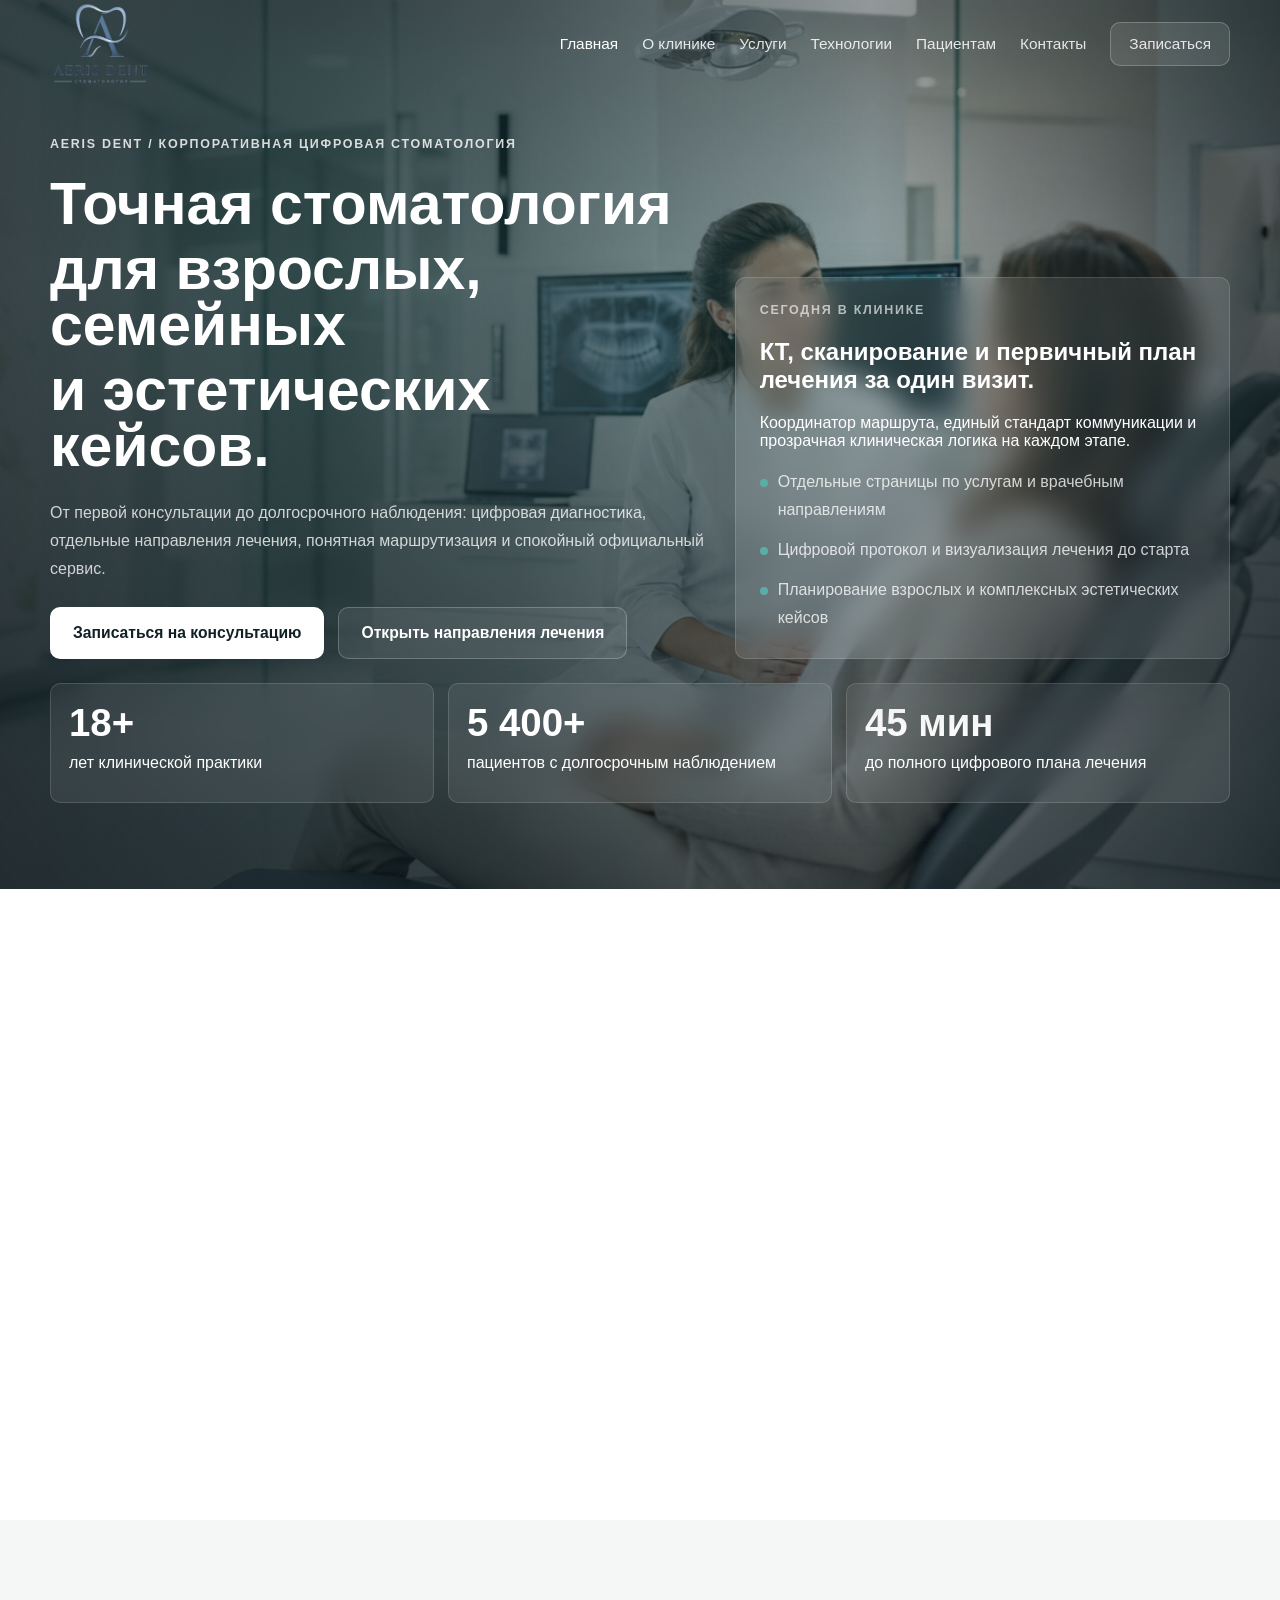
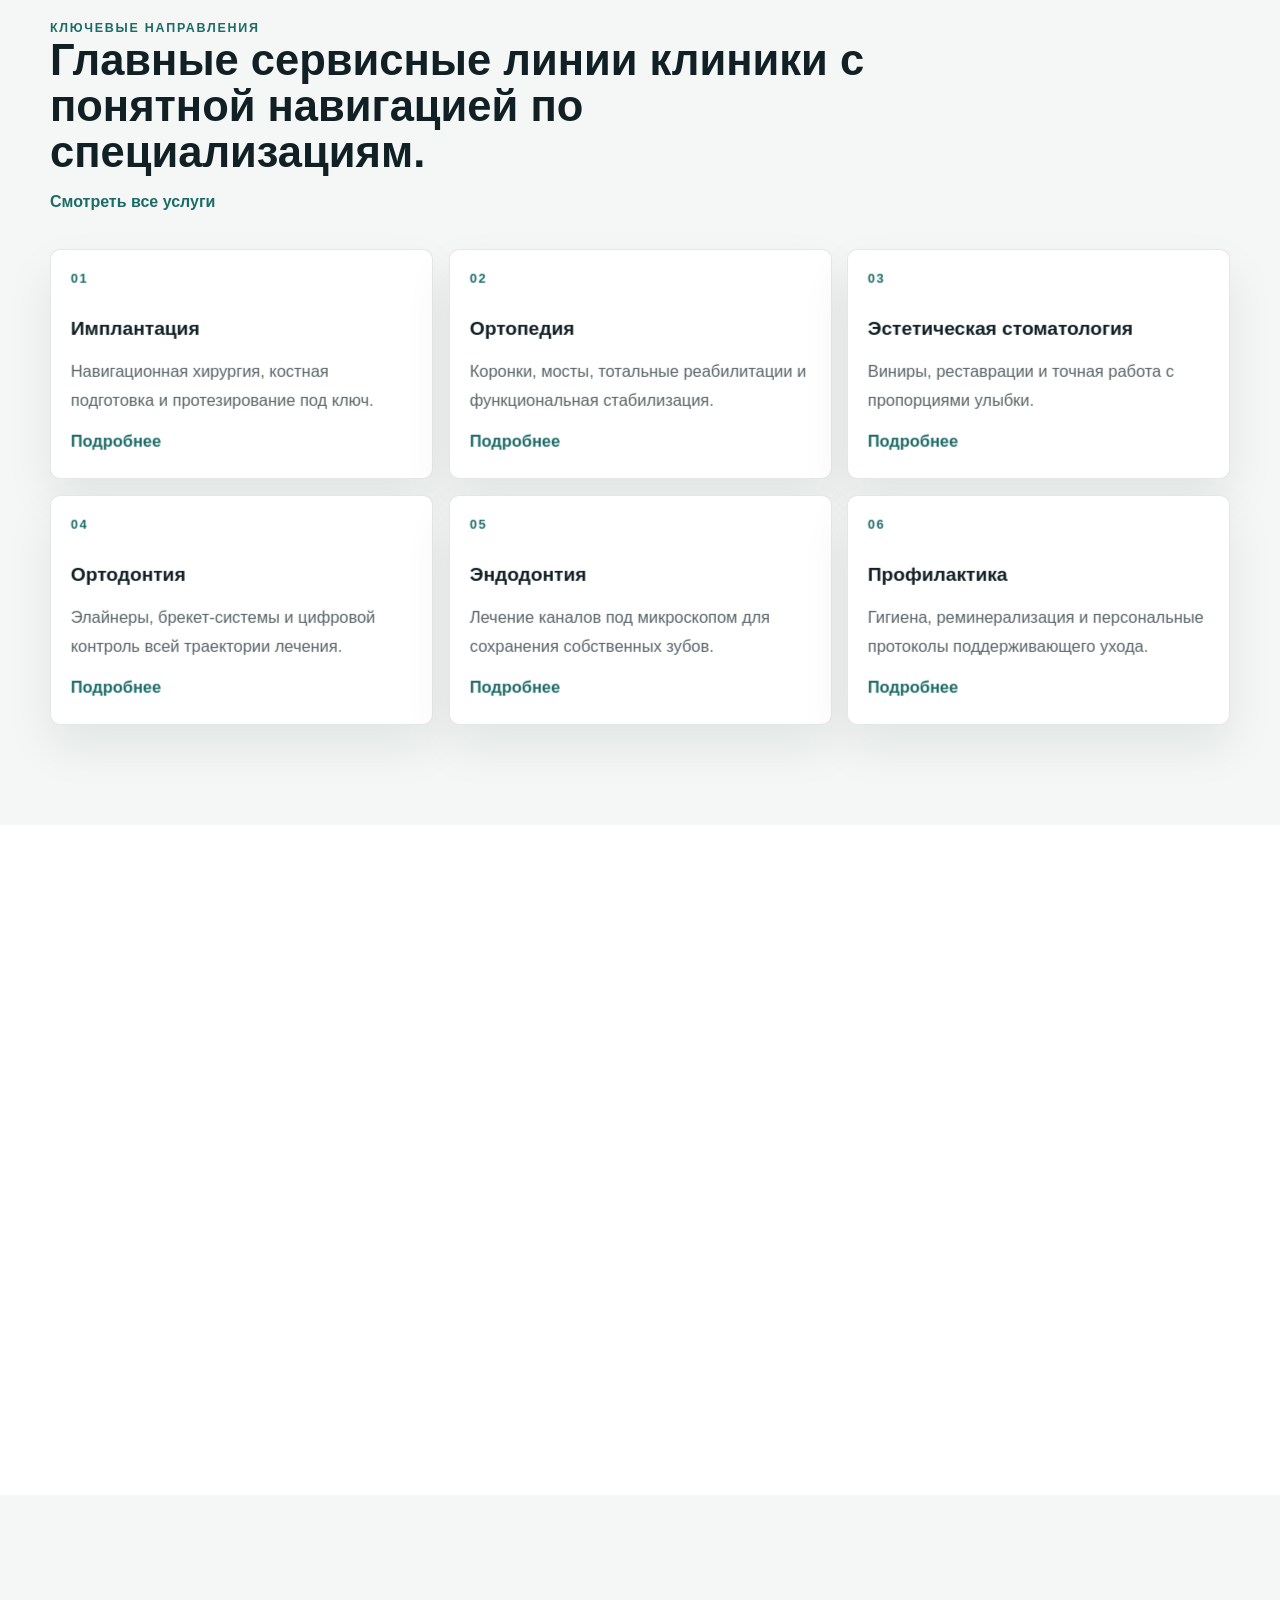
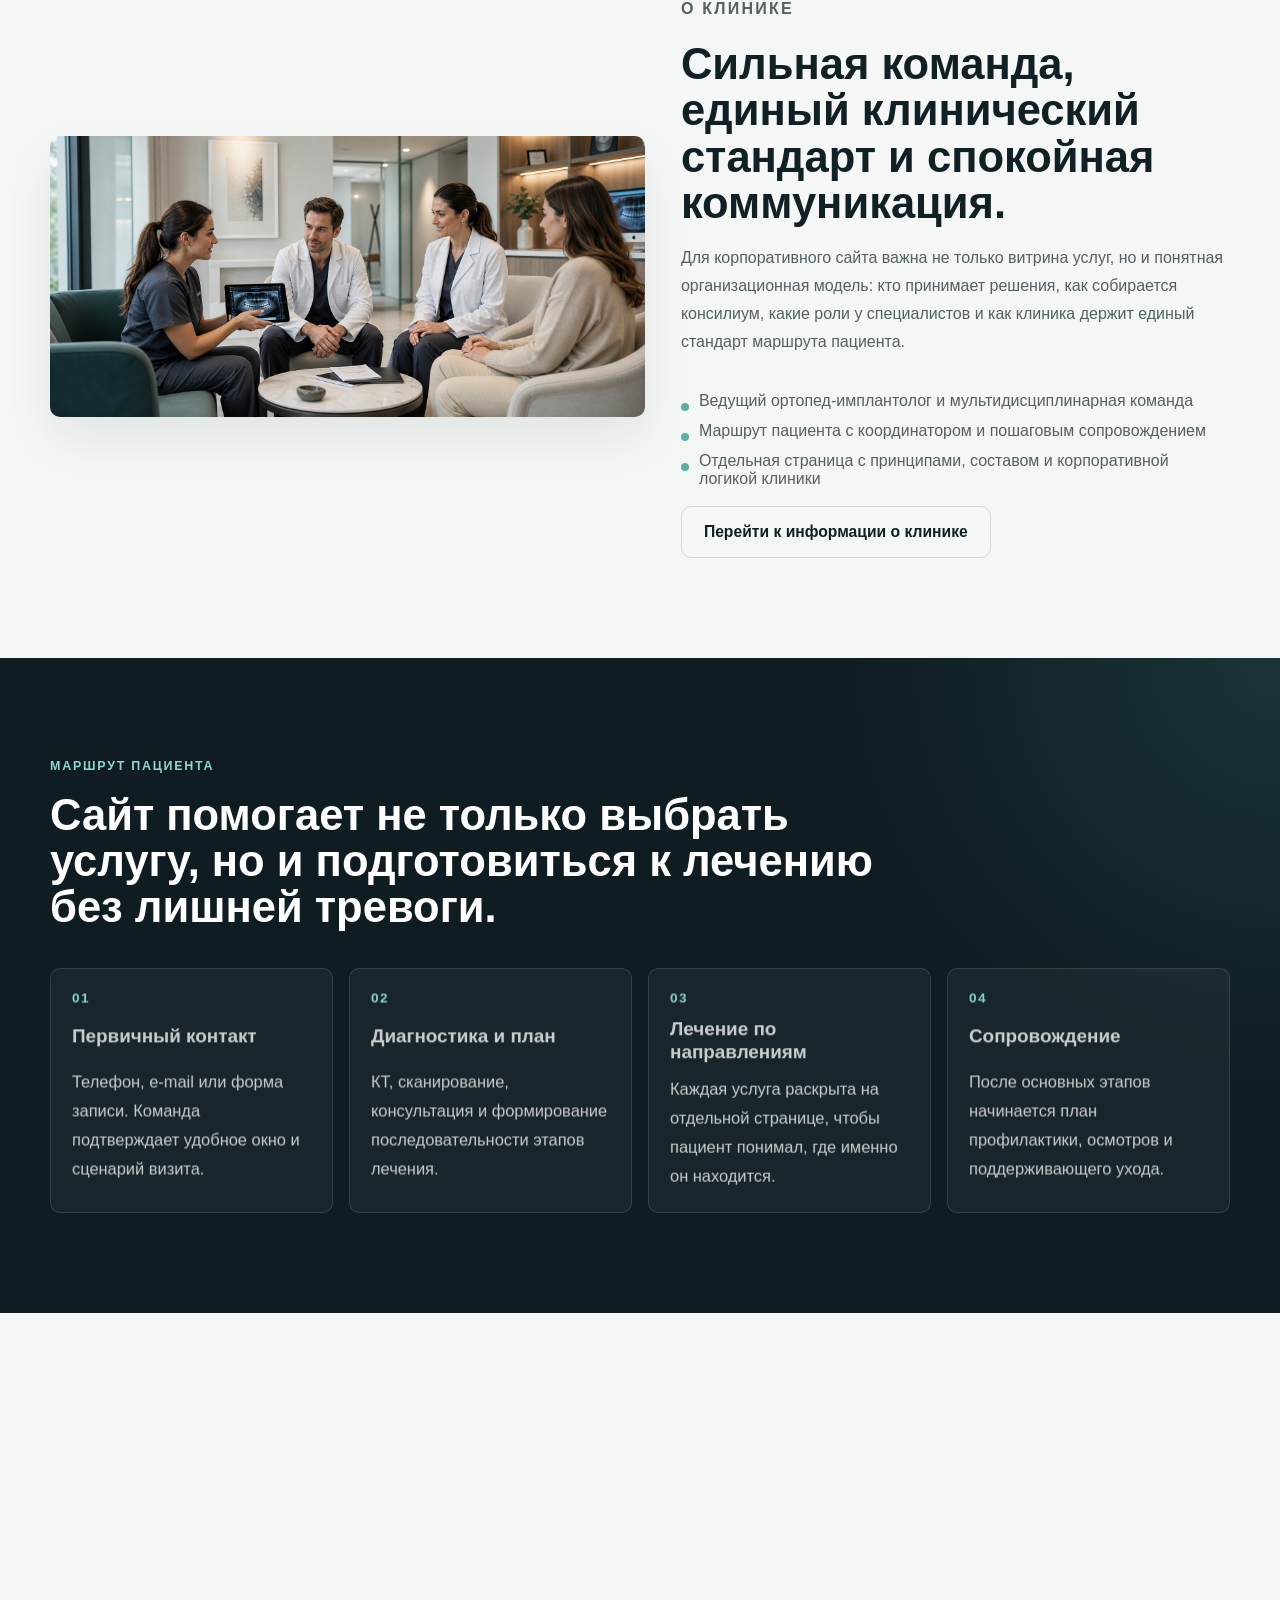
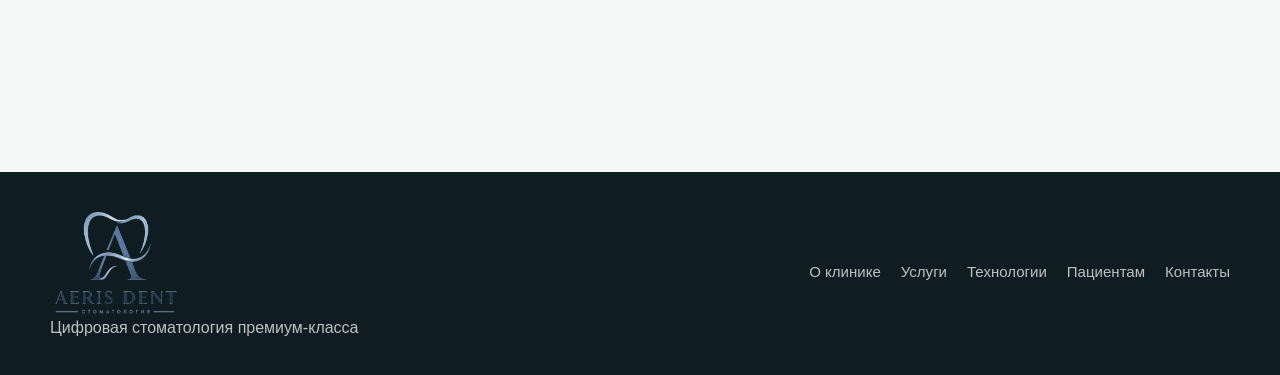
<file: index.html>
<!DOCTYPE html>
<html lang="ru">
  <head>
    <meta charset="UTF-8" />
    <meta name="viewport" content="width=device-width, initial-scale=1.0" />
    <title>AERIS DENT   корпоративный сайт цифровой стоматологии</title>
    <meta
      name="description"
      content="AERIS DENT   цифровая стоматология с отдельными направлениями услуг, страницами технологий, пациентских сервисов и корпоративной информации."
    />
    <link rel="stylesheet" href="styles.css" />
  </head>
  <body class="page-home">
    <header class="site-header" data-header>
      <div class="container header-inner">
        <a class="brand brand-with-logo" href="index.html">
          <img class="brand-logo" src="assets/logo-transparent.png" alt="AERIS DENT" />
        </a>

        <button
          class="menu-toggle"
          type="button"
          aria-expanded="false"
          aria-controls="site-nav"
          data-menu-toggle
        >
          <span></span>
          <span></span>
        </button>

        <nav
          class="site-nav"
          id="site-nav"
          aria-label="Основная навигация"
          data-nav
        >
          <a href="index.html" aria-current="page">Главная</a>
          <a href="about.html">О клинике</a>
          <a href="services.html">Услуги</a>
          <a href="technology.html">Технологии</a>
          <a href="patients.html">Пациентам</a>
          <a href="contacts.html">Контакты</a>
          <a class="nav-cta" href="contacts.html">Записаться</a>
        </nav>
      </div>
    </header>

    <main>
      <section class="home-hero">
        <div class="hero-media" aria-hidden="true">
          <img
            class="hero-image"
            src="assets/hero-dental-clinic.png"
            alt=""
            data-depth="18"
          />
          <div class="hero-orb" data-depth="6"></div>
          <div class="hero-grid" data-depth="8"></div>
          <div class="hero-drift" data-depth="12"></div>
          <div class="hero-scan"></div>
          <div class="hero-vignette"></div>
        </div>

        <div class="container home-hero-shell">
          <div class="home-hero-grid">
            <div class="hero-main">
              <p class="eyebrow" data-reveal style="--delay: 0.08s">
                AERIS DENT / корпоративная цифровая стоматология
              </p>
              <h1 class="hero-title">
                <span class="reveal-line" style="--delay: 0.18s">Точная стоматология</span>
                <span class="reveal-line" style="--delay: 0.34s">для взрослых, семейных</span>
                <span class="reveal-line" style="--delay: 0.5s">и эстетических кейсов.</span>
              </h1>
              <p class="hero-copy" data-reveal style="--delay: 0.66s">
                От первой консультации до долгосрочного наблюдения: цифровая
                диагностика, отдельные направления лечения, понятная маршрутизация
                и спокойный официальный сервис.
              </p>
              <div class="hero-actions" data-reveal style="--delay: 0.82s">
                <a class="button button-primary" href="contacts.html"
                  >Записаться на консультацию</a
                >
                <a class="button button-secondary" href="services.html"
                  >Открыть направления лечения</a
                >
              </div>
            </div>

            <aside class="hero-panel" data-reveal style="--delay: 0.9s">
              <p class="panel-kicker">Сегодня в клинике</p>
              <h2>КТ, сканирование и первичный план лечения за один визит.</h2>
              <p>
                Координатор маршрута, единый стандарт коммуникации и прозрачная
                клиническая логика на каждом этапе.
              </p>
              <ul class="compact-list">
                <li>Отдельные страницы по услугам и врачебным направлениям</li>
                <li>Цифровой протокол и визуализация лечения до старта</li>
                <li>Планирование взрослых и комплексных эстетических кейсов</li>
              </ul>
            </aside>
          </div>

          <ul class="hero-metrics" data-reveal style="--delay: 1.02s">
            <li>
              <strong data-counter="18" data-suffix="+">0</strong>
              <span>лет клинической практики</span>
            </li>
            <li>
              <strong data-counter="5400" data-suffix="+">0</strong>
              <span>пациентов с долгосрочным наблюдением</span>
            </li>
            <li>
              <strong data-counter="45" data-suffix=" мин">0</strong>
              <span>до полного цифрового плана лечения</span>
            </li>
          </ul>
        </div>
      </section>

      <section class="section section-light">
        <div class="container">
          <div class="section-head section-head-split" data-reveal>
            <div>
              <p class="section-kicker">Архитектура сайта</p>
              <h2>Корпоративная структура, где каждая страница отвечает за свой сценарий пациента.</h2>
            </div>
            <p class="section-summary">
              На главной остаются только ключевые сигналы. Внутренние страницы
              раскрывают клинику как полноценную организацию: направления,
              технологии, команда, patient resources и контакты.
            </p>
          </div>

          <div class="link-grid">
            <a class="link-card" href="about.html" data-reveal>
              <span>О клинике</span>
              <strong>Модель работы, команда и система качества</strong>
            </a>
            <a class="link-card" href="services.html" data-reveal>
              <span>Услуги</span>
              <strong>Имплантация, ортопедия, эстетика, ортодонтия и профилактика</strong>
            </a>
            <a class="link-card" href="technology.html" data-reveal>
              <span>Технологии</span>
              <strong>КТ, сканирование, цифровое планирование и клиническая точность</strong>
            </a>
            <a class="link-card" href="patients.html" data-reveal>
              <span>Пациентам</span>
              <strong>Первый визит, документы, оплата, страховые и FAQ</strong>
            </a>
          </div>
        </div>
      </section>

      <section class="section">
        <div class="container">
          <div class="section-head section-head-split" data-reveal>
            <div>
              <p class="section-kicker">Ключевые направления</p>
              <h2>Главные сервисные линии клиники с понятной навигацией по специализациям.</h2>
            </div>
            <a class="text-link" href="services.html">Смотреть все услуги</a>
          </div>

          <div class="service-grid">
            <article class="service-card" data-reveal>
              <span class="service-index">01</span>
              <h3>Имплантация</h3>
              <p>Навигационная хирургия, костная подготовка и протезирование под ключ.</p>
              <a class="text-link" href="services.html#implantation">Подробнее</a>
            </article>
            <article class="service-card" data-reveal>
              <span class="service-index">02</span>
              <h3>Ортопедия</h3>
              <p>Коронки, мосты, тотальные реабилитации и функциональная стабилизация.</p>
              <a class="text-link" href="services.html#prosthetics">Подробнее</a>
            </article>
            <article class="service-card" data-reveal>
              <span class="service-index">03</span>
              <h3>Эстетическая стоматология</h3>
              <p>Виниры, реставрации и точная работа с пропорциями улыбки.</p>
              <a class="text-link" href="services.html#aesthetic">Подробнее</a>
            </article>
            <article class="service-card" data-reveal>
              <span class="service-index">04</span>
              <h3>Ортодонтия</h3>
              <p>Элайнеры, брекет-системы и цифровой контроль всей траектории лечения.</p>
              <a class="text-link" href="services.html#orthodontics">Подробнее</a>
            </article>
            <article class="service-card" data-reveal>
              <span class="service-index">05</span>
              <h3>Эндодонтия</h3>
              <p>Лечение каналов под микроскопом для сохранения собственных зубов.</p>
              <a class="text-link" href="services.html#endodontics">Подробнее</a>
            </article>
            <article class="service-card" data-reveal>
              <span class="service-index">06</span>
              <h3>Профилактика</h3>
              <p>Гигиена, реминерализация и персональные протоколы поддерживающего ухода.</p>
              <a class="text-link" href="services.html#prevention">Подробнее</a>
            </article>
          </div>
        </div>
      </section>

      <section class="section section-light">
        <div class="container feature-split">
          <div class="feature-copy" data-reveal>
            <p class="section-kicker">Технологии</p>
            <h2>Клиника строит лечение на данных, а не на предположениях.</h2>
            <p>
              В корпоративной структуре сайта этому посвящена отдельная страница:
              оборудование, цифровой протокол, безопасность, контроль качества и
              понятные объяснения, что именно получает пациент.
            </p>
            <ul class="bullet-list">
              <li>Конусно-лучевая томография и интраоральное сканирование</li>
              <li>Цифровое планирование имплантации и ортопедии</li>
              <li>Фотопротокол, mock-up и командное обсуждение сложных случаев</li>
            </ul>
            <div class="inline-actions">
              <a class="button button-dark" href="technology.html">Открыть страницу технологий</a>
            </div>
          </div>

          <figure class="feature-media" data-reveal>
            <img
              src="assets/technology-suite.png"
              alt="Диагностическая зона клиники с компьютерной томографией и цифровыми экранами"
              loading="lazy"
            />
          </figure>
        </div>
      </section>

      <section class="section">
        <div class="container feature-split feature-split-reverse">
          <figure class="feature-media" data-reveal>
            <img
              src="assets/team-consultation.png"
              alt="Команда клиники обсуждает план лечения с пациентом"
              loading="lazy"
            />
          </figure>

          <div class="feature-copy" data-reveal>
            <p class="section-kicker">О клинике</p>
            <h2>Сильная команда, единый клинический стандарт и спокойная коммуникация.</h2>
            <p>
              Для корпоративного сайта важна не только витрина услуг, но и понятная
              организационная модель: кто принимает решения, как собирается
              консилиум, какие роли у специалистов и как клиника держит единый
              стандарт маршрута пациента.
            </p>
            <ul class="bullet-list">
              <li>Ведущий ортопед-имплантолог и мультидисциплинарная команда</li>
              <li>Маршрут пациента с координатором и пошаговым сопровождением</li>
              <li>Отдельная страница с принципами, составом и корпоративной логикой клиники</li>
            </ul>
            <div class="inline-actions">
              <a class="button button-outline" href="about.html">Перейти к информации о клинике</a>
            </div>
          </div>
        </div>
      </section>

      <section class="section section-dark">
        <div class="container">
          <div class="section-head" data-reveal>
            <p class="section-kicker">Маршрут пациента</p>
            <h2>Сайт помогает не только выбрать услугу, но и подготовиться к лечению без лишней тревоги.</h2>
          </div>

          <div class="process-grid">
            <article class="process-step" data-reveal>
              <span>01</span>
              <h3>Первичный контакт</h3>
              <p>Телефон, e-mail или форма записи. Команда подтверждает удобное окно и сценарий визита.</p>
            </article>
            <article class="process-step" data-reveal>
              <span>02</span>
              <h3>Диагностика и план</h3>
              <p>КТ, сканирование, консультация и формирование последовательности этапов лечения.</p>
            </article>
            <article class="process-step" data-reveal>
              <span>03</span>
              <h3>Лечение по направлениям</h3>
              <p>Каждая услуга раскрыта на отдельной странице, чтобы пациент понимал, где именно он находится.</p>
            </article>
            <article class="process-step" data-reveal>
              <span>04</span>
              <h3>Сопровождение</h3>
              <p>После основных этапов начинается план профилактики, осмотров и поддерживающего ухода.</p>
            </article>
          </div>
        </div>
      </section>

      <section class="section">
        <div class="container cta-band" data-reveal>
          <div>
            <p class="section-kicker">Контакты и запись</p>
            <h2>Готовы открыть консультацию или изучить внутренние страницы клиники.</h2>
          </div>
          <div class="cta-actions">
            <a class="button button-dark" href="contacts.html">Связаться с клиникой</a>
            <a class="button button-outline" href="patients.html">Информация для пациентов</a>
          </div>
        </div>
      </section>
    </main>

    <footer class="site-footer">
      <div class="container footer-grid">
        <div class="footer-brand">
          <img class="footer-logo" src="assets/logo-transparent.png" alt="AERIS DENT" loading="lazy" />
          <span>Цифровая стоматология премиум-класса</span>
        </div>

        <nav class="footer-nav" aria-label="Навигация в подвале">
          <a href="about.html">О клинике</a>
          <a href="services.html">Услуги</a>
          <a href="technology.html">Технологии</a>
          <a href="patients.html">Пациентам</a>
          <a href="contacts.html">Контакты</a>
        </nav>
      </div>
    </footer>

    <script src="script.js"></script>
  </body>
</html>
</file>
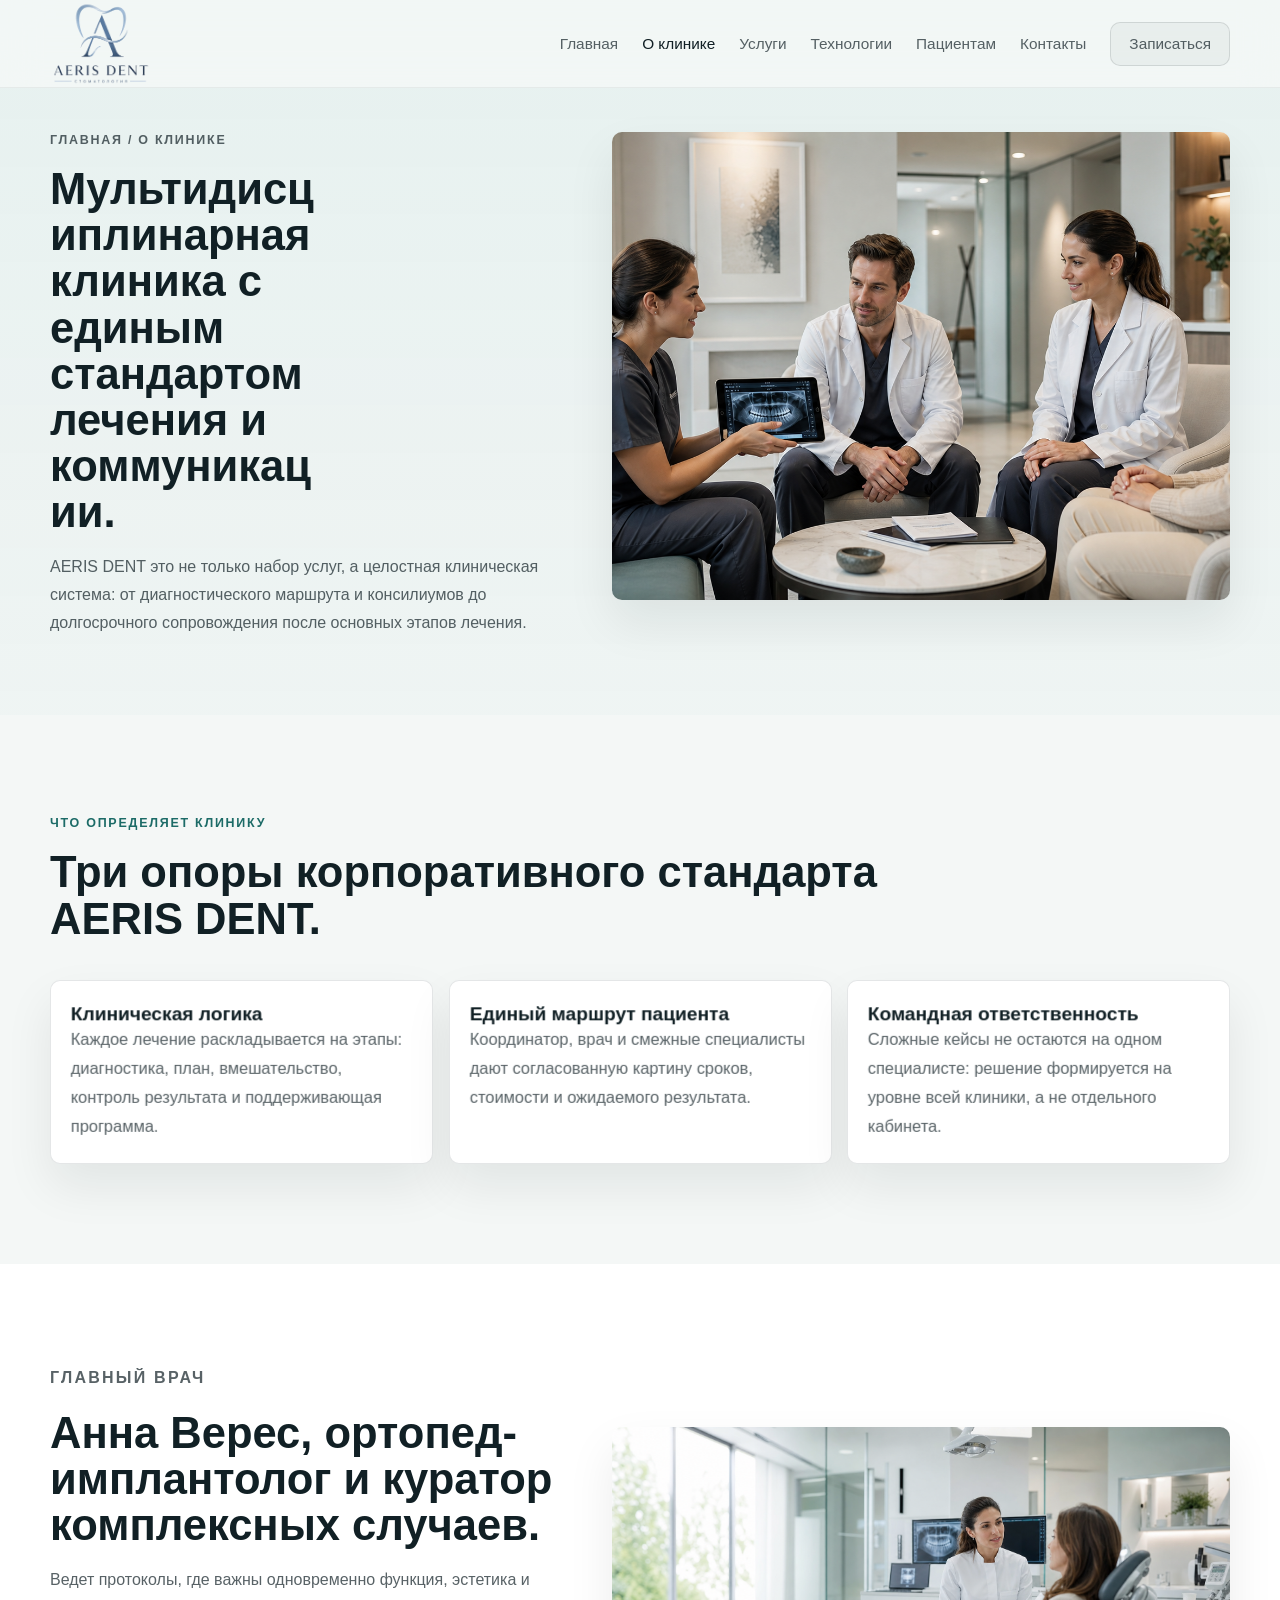
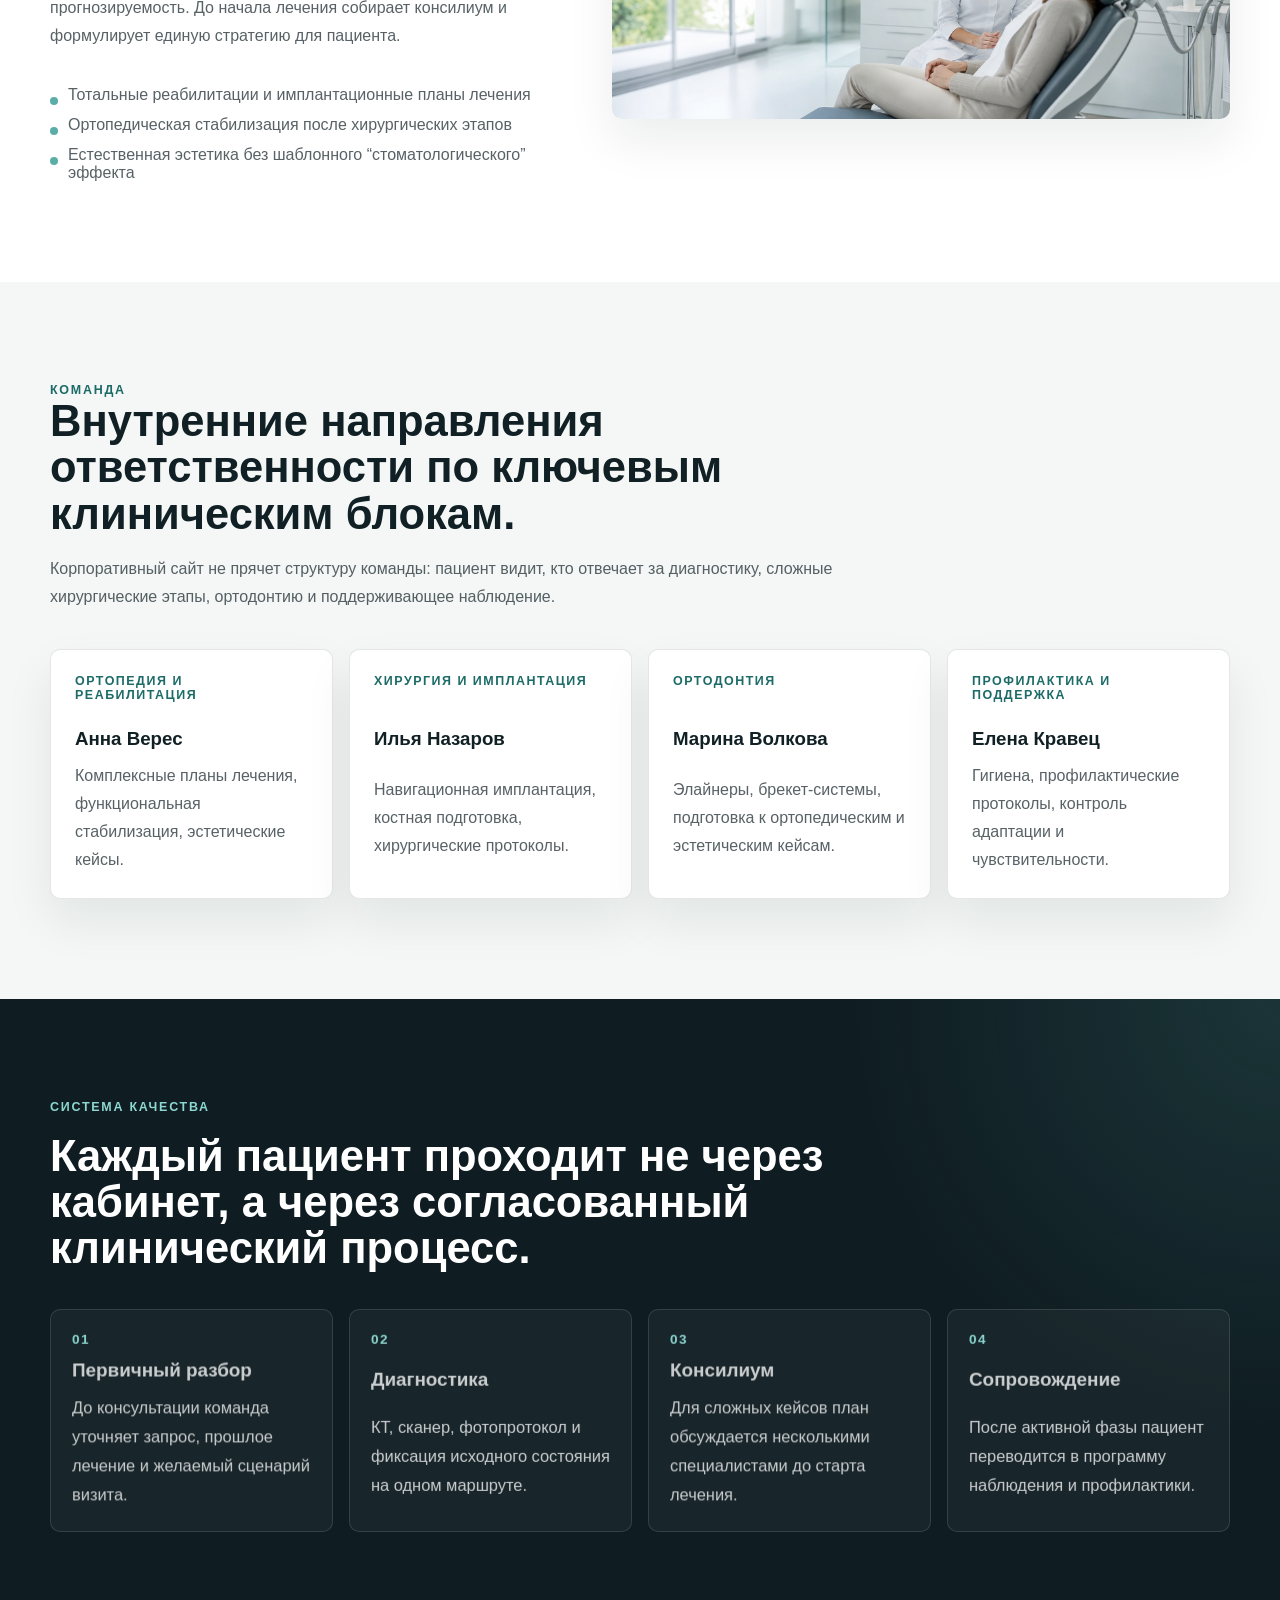
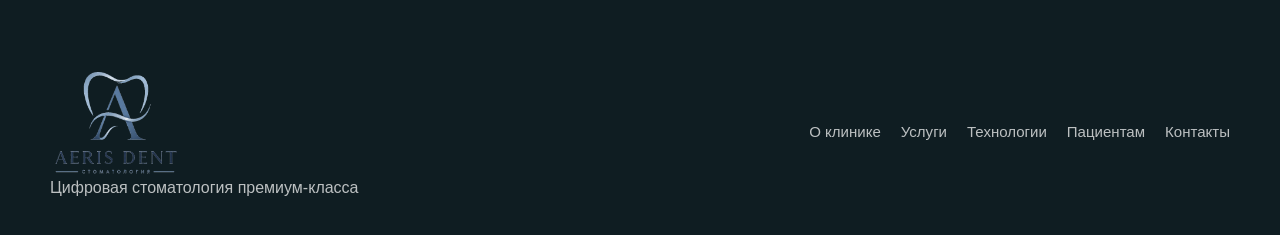
<file: about.html>
<!DOCTYPE html>
<html lang="ru">
  <head>
    <meta charset="UTF-8" />
    <meta name="viewport" content="width=device-width, initial-scale=1.0" />
    <title>AERIS DENT   о клинике</title>
    <meta
      name="description"
      content="О клинике AERIS DENT: команда, принципы, система качества и мультидисциплинарный подход к лечению."
    />
    <link rel="stylesheet" href="styles.css" />
  </head>
  <body class="page-inner page-about">
    <header class="site-header" data-header>
      <div class="container header-inner">
        <a class="brand brand-dark brand-with-logo" href="index.html">
          <img class="brand-logo" src="assets/logo-transparent.png" alt="AERIS DENT" />
        </a>
        <button
          class="menu-toggle menu-toggle-dark"
          type="button"
          aria-expanded="false"
          aria-controls="site-nav"
          data-menu-toggle
        >
          <span></span>
          <span></span>
        </button>
        <nav class="site-nav site-nav-dark" id="site-nav" aria-label="Основная навигация" data-nav>
          <a href="index.html">Главная</a>
          <a href="about.html" aria-current="page">О клинике</a>
          <a href="services.html">Услуги</a>
          <a href="technology.html">Технологии</a>
          <a href="patients.html">Пациентам</a>
          <a href="contacts.html">Контакты</a>
          <a class="nav-cta nav-cta-dark" href="contacts.html">Записаться</a>
        </nav>
      </div>
    </header>

    <main>
      <section class="page-hero">
        <div class="container page-hero-grid">
          <div class="page-hero-copy">
            <p class="eyebrow eyebrow-dark" data-reveal>Главная / О клинике</p>
            <h1 data-reveal>Мультидисциплинарная клиника с единым стандартом лечения и коммуникации.</h1>
            <p class="page-lead" data-reveal>
              AERIS DENT   это не только набор услуг, а целостная клиническая
              система: от диагностического маршрута и консилиумов до
              долгосрочного сопровождения после основных этапов лечения.
            </p>
          </div>

          <figure class="page-hero-media" data-reveal>
            <img
              src="assets/team-consultation.png"
              alt="Команда клиники обсуждает план лечения с пациентом"
            />
          </figure>
        </div>
      </section>

      <section class="section">
        <div class="container">
          <div class="section-head" data-reveal>
            <p class="section-kicker">Что определяет клинику</p>
            <h2>Три опоры корпоративного стандарта AERIS DENT.</h2>
          </div>

          <div class="triple-grid">
            <article class="info-card" data-reveal>
              <h3>Клиническая логика</h3>
              <p>
                Каждое лечение раскладывается на этапы: диагностика, план,
                вмешательство, контроль результата и поддерживающая программа.
              </p>
            </article>
            <article class="info-card" data-reveal>
              <h3>Единый маршрут пациента</h3>
              <p>
                Координатор, врач и смежные специалисты дают согласованную
                картину сроков, стоимости и ожидаемого результата.
              </p>
            </article>
            <article class="info-card" data-reveal>
              <h3>Командная ответственность</h3>
              <p>
                Сложные кейсы не остаются на одном специалисте: решение
                формируется на уровне всей клиники, а не отдельного кабинета.
              </p>
            </article>
          </div>
        </div>
      </section>

      <section class="section section-light">
        <div class="container feature-split">
          <div class="feature-copy" data-reveal>
            <p class="section-kicker">Главный врач</p>
            <h2>Анна Верес, ортопед-имплантолог и куратор комплексных случаев.</h2>
            <p>
              Ведет протоколы, где важны одновременно функция, эстетика и
              прогнозируемость. До начала лечения собирает консилиум и
              формулирует единую стратегию для пациента.
            </p>
            <ul class="bullet-list">
              <li>Тотальные реабилитации и имплантационные планы лечения</li>
              <li>Ортопедическая стабилизация после хирургических этапов</li>
              <li>Естественная эстетика без шаблонного “стоматологического” эффекта</li>
            </ul>
          </div>

          <figure class="feature-media" data-reveal>
            <img
              src="assets/hero-dental-clinic.png"
              alt="Главный врач клиники консультирует пациента"
              loading="lazy"
            />
          </figure>
        </div>
      </section>

      <section class="section">
        <div class="container">
          <div class="section-head section-head-split" data-reveal>
            <div>
              <p class="section-kicker">Команда</p>
              <h2>Внутренние направления ответственности по ключевым клиническим блокам.</h2>
            </div>
            <p class="section-summary">
              Корпоративный сайт не прячет структуру команды: пациент видит, кто
              отвечает за диагностику, сложные хирургические этапы, ортодонтию и
              поддерживающее наблюдение.
            </p>
          </div>

          <div class="team-grid">
            <article class="person-card" data-reveal>
              <span>Ортопедия и реабилитация</span>
              <h3>Анна Верес</h3>
              <p>Комплексные планы лечения, функциональная стабилизация, эстетические кейсы.</p>
            </article>
            <article class="person-card" data-reveal>
              <span>Хирургия и имплантация</span>
              <h3>Илья Назаров</h3>
              <p>Навигационная имплантация, костная подготовка, хирургические протоколы.</p>
            </article>
            <article class="person-card" data-reveal>
              <span>Ортодонтия</span>
              <h3>Марина Волкова</h3>
              <p>Элайнеры, брекет-системы, подготовка к ортопедическим и эстетическим кейсам.</p>
            </article>
            <article class="person-card" data-reveal>
              <span>Профилактика и поддержка</span>
              <h3>Елена Кравец</h3>
              <p>Гигиена, профилактические протоколы, контроль адаптации и чувствительности.</p>
            </article>
          </div>
        </div>
      </section>

      <section class="section section-dark">
        <div class="container">
          <div class="section-head" data-reveal>
            <p class="section-kicker">Система качества</p>
            <h2>Каждый пациент проходит не через кабинет, а через согласованный клинический процесс.</h2>
          </div>

          <div class="process-grid">
            <article class="process-step" data-reveal>
              <span>01</span>
              <h3>Первичный разбор</h3>
              <p>До консультации команда уточняет запрос, прошлое лечение и желаемый сценарий визита.</p>
            </article>
            <article class="process-step" data-reveal>
              <span>02</span>
              <h3>Диагностика</h3>
              <p>КТ, сканер, фотопротокол и фиксация исходного состояния на одном маршруте.</p>
            </article>
            <article class="process-step" data-reveal>
              <span>03</span>
              <h3>Консилиум</h3>
              <p>Для сложных кейсов план обсуждается несколькими специалистами до старта лечения.</p>
            </article>
            <article class="process-step" data-reveal>
              <span>04</span>
              <h3>Сопровождение</h3>
              <p>После активной фазы пациент переводится в программу наблюдения и профилактики.</p>
            </article>
          </div>
        </div>
      </section>
    </main>

    <footer class="site-footer">
      <div class="container footer-grid">
        <div class="footer-brand">
          <img class="footer-logo" src="assets/logo-transparent.png" alt="AERIS DENT" loading="lazy" />
          <span>Цифровая стоматология премиум-класса</span>
        </div>
        <nav class="footer-nav" aria-label="Навигация в подвале">
          <a href="about.html">О клинике</a>
          <a href="services.html">Услуги</a>
          <a href="technology.html">Технологии</a>
          <a href="patients.html">Пациентам</a>
          <a href="contacts.html">Контакты</a>
        </nav>
      </div>
    </footer>

    <script src="script.js"></script>
  </body>
</html>
</file>
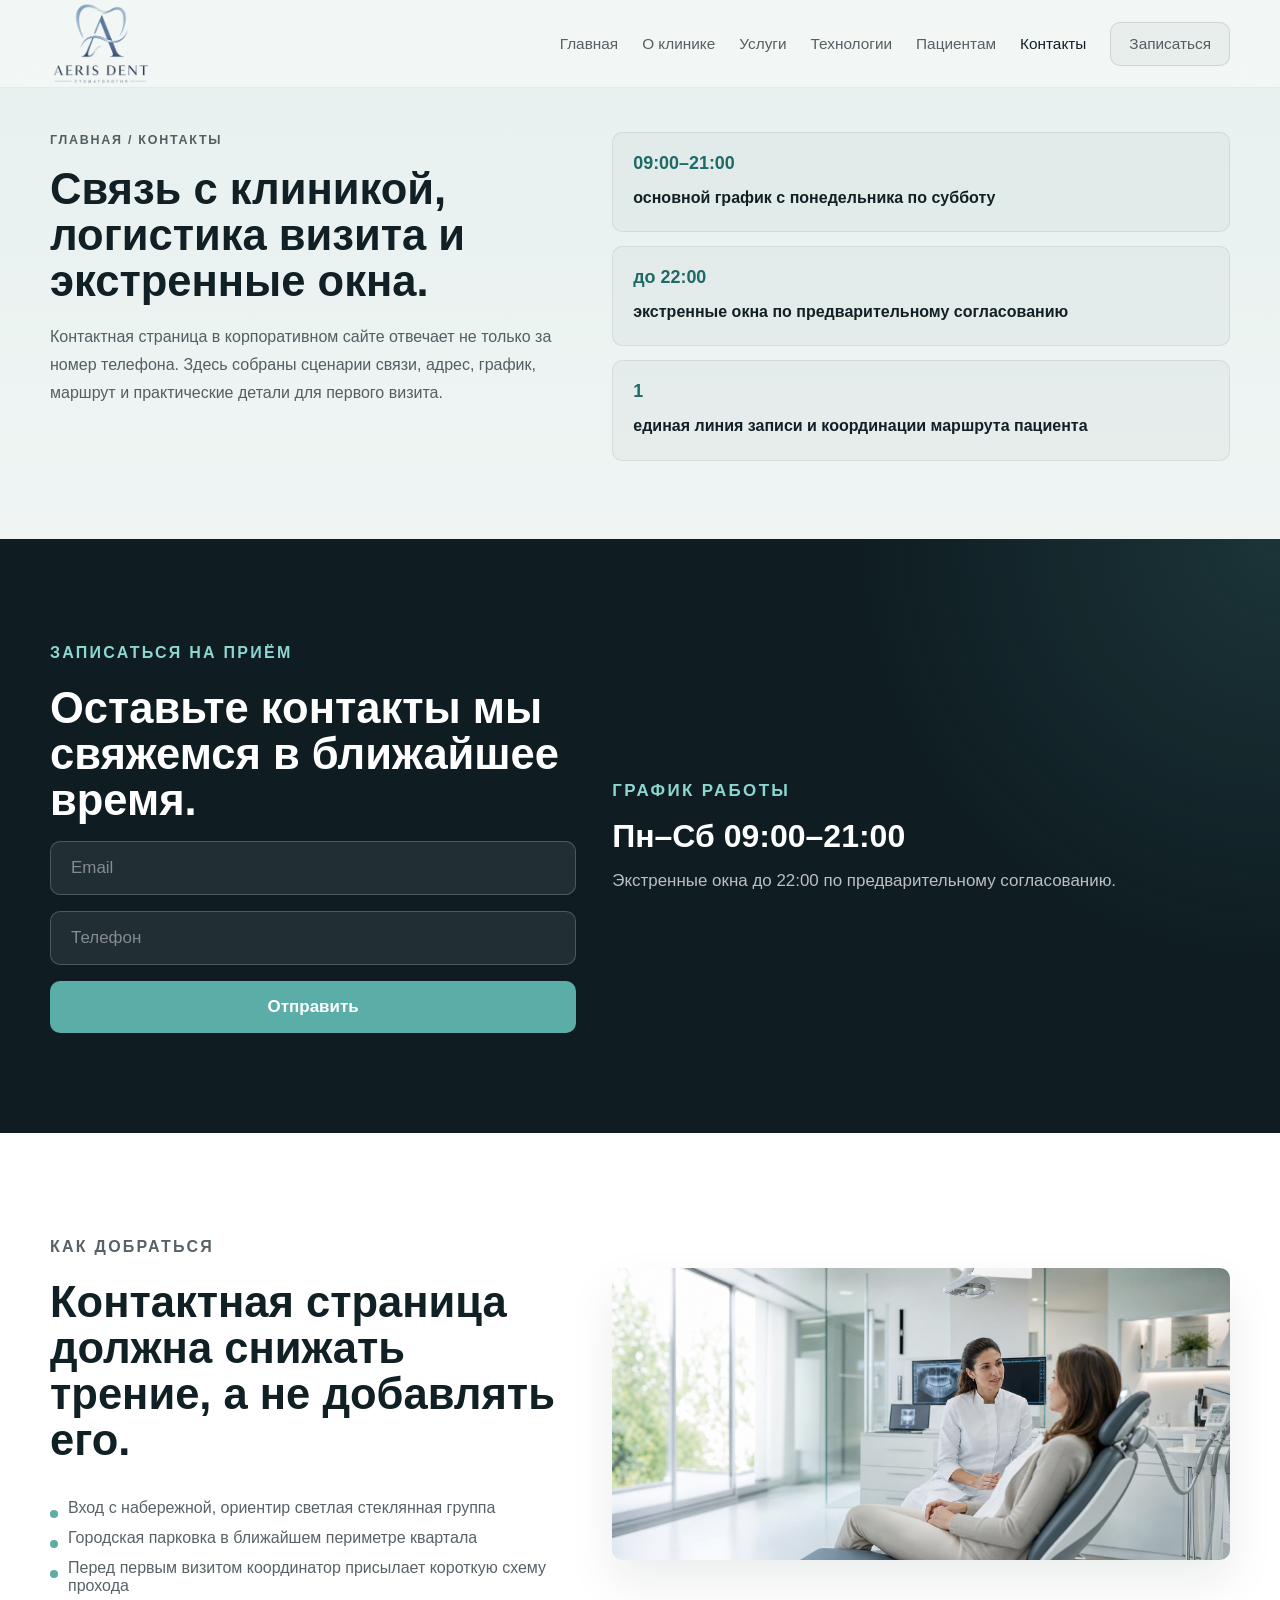
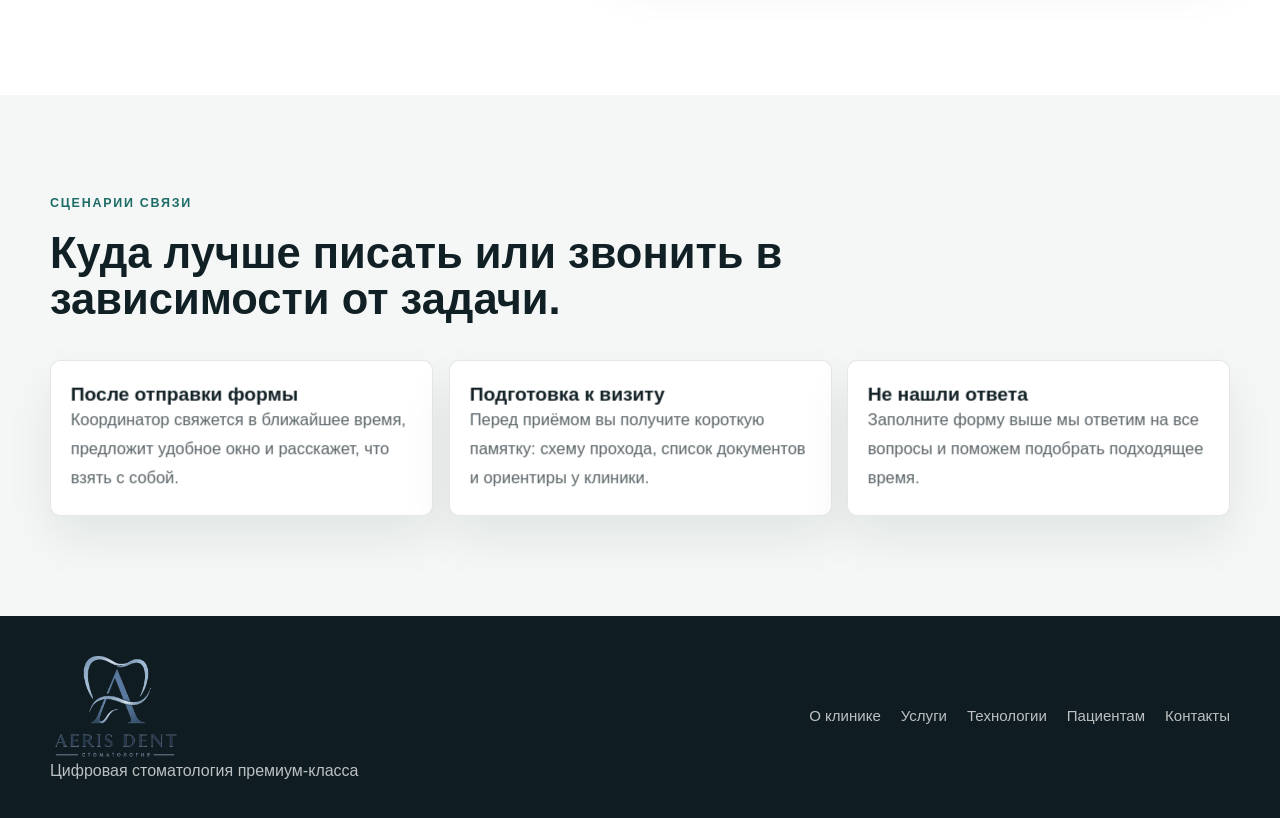
<file: contacts.html>
<!DOCTYPE html>
<html lang="ru">
  <head>
    <meta charset="UTF-8" />
    <meta name="viewport" content="width=device-width, initial-scale=1.0" />
    <title>AERIS DENT   контакты</title>
    <meta
      name="description"
      content="Контакты AERIS DENT: адрес, график работы, способы связи, экстренные окна и логистика для визита."
    />
    <link rel="stylesheet" href="styles.css" />
  </head>
  <body class="page-inner">
    <header class="site-header" data-header>
      <div class="container header-inner">
        <a class="brand brand-dark brand-with-logo" href="index.html">
          <img class="brand-logo" src="assets/logo-transparent.png" alt="AERIS DENT" />
        </a>
        <button
          class="menu-toggle menu-toggle-dark"
          type="button"
          aria-expanded="false"
          aria-controls="site-nav"
          data-menu-toggle
        >
          <span></span>
          <span></span>
        </button>
        <nav class="site-nav site-nav-dark" id="site-nav" aria-label="Основная навигация" data-nav>
          <a href="index.html">Главная</a>
          <a href="about.html">О клинике</a>
          <a href="services.html">Услуги</a>
          <a href="technology.html">Технологии</a>
          <a href="patients.html">Пациентам</a>
          <a href="contacts.html" aria-current="page">Контакты</a>
          <a class="nav-cta nav-cta-dark" href="contacts.html">Записаться</a>
        </nav>
      </div>
    </header>

    <main>
      <section class="page-hero">
        <div class="container page-hero-grid">
          <div class="page-hero-copy">
            <p class="eyebrow eyebrow-dark" data-reveal>Главная / Контакты</p>
            <h1 data-reveal>Связь с клиникой, логистика визита и экстренные окна.</h1>
            <p class="page-lead" data-reveal>
              Контактная страница в корпоративном сайте отвечает не только за
              номер телефона. Здесь собраны сценарии связи, адрес, график,
              маршрут и практические детали для первого визита.
            </p>
          </div>

          <div class="stat-stack" data-reveal>
            <div class="stat-card">
              <span>09:00–21:00</span>
              <strong>основной график с понедельника по субботу</strong>
            </div>
            <div class="stat-card">
              <span>до 22:00</span>
              <strong>экстренные окна по предварительному согласованию</strong>
            </div>
            <div class="stat-card">
              <span>1</span>
              <strong>единая линия записи и координации маршрута пациента</strong>
            </div>
          </div>
        </div>
      </section>

      <section class="section section-dark">
        <div class="container feature-split form-schedule-split">
          <div class="feature-copy" data-reveal>
            <p class="section-kicker">Записаться на приём</p>
            <h2>Оставьте контакты   мы свяжемся в ближайшее время.</h2>
            <form class="appointment-form" data-appointment-form>
              <input type="email" placeholder="Email" required />
              <input type="tel" placeholder="Телефон" required />
              <button type="submit" data-form-btn>Отправить</button>
            </form>
          </div>
          <div class="schedule-card" data-reveal>
            <p class="section-kicker">График работы</p>
            <h2>Пн–Сб 09:00–21:00</h2>
            <p>Экстренные окна до 22:00 по предварительному согласованию.</p>
          </div>
        </div>
      </section>

      <section class="section section-light">
        <div class="container feature-split">
          <div class="feature-copy" data-reveal>
            <p class="section-kicker">Как добраться</p>
            <h2>Контактная страница должна снижать трение, а не добавлять его.</h2>
            <ul class="bullet-list">
              <li>Вход с набережной, ориентир   светлая стеклянная группа</li>
              <li>Городская парковка в ближайшем периметре квартала</li>
              <li>Перед первым визитом координатор присылает короткую схему прохода</li>
            </ul>
          </div>

          <figure class="feature-media" data-reveal>
            <img
              src="assets/hero-dental-clinic.png"
              alt="Интерьер клиники"
              loading="lazy"
            />
          </figure>
        </div>
      </section>

      <section class="section">
        <div class="container">
          <div class="section-head" data-reveal>
            <p class="section-kicker">Сценарии связи</p>
            <h2>Куда лучше писать или звонить в зависимости от задачи.</h2>
          </div>

          <div class="triple-grid">
            <article class="info-card" data-reveal>
              <h3>После отправки формы</h3>
              <p>Координатор свяжется в ближайшее время, предложит удобное окно и расскажет, что взять с собой.</p>
            </article>
            <article class="info-card" data-reveal>
              <h3>Подготовка к визиту</h3>
              <p>Перед приёмом вы получите короткую памятку: схему прохода, список документов и ориентиры у клиники.</p>
            </article>
            <article class="info-card" data-reveal>
              <h3>Не нашли ответа</h3>
              <p>Заполните форму выше   мы ответим на все вопросы и поможем подобрать подходящее время.</p>
            </article>
          </div>
        </div>
      </section>
    </main>

    <footer class="site-footer">
      <div class="container footer-grid">
        <div class="footer-brand">
          <img class="footer-logo" src="assets/logo-transparent.png" alt="AERIS DENT" loading="lazy" />
          <span>Цифровая стоматология премиум-класса</span>
        </div>
        <nav class="footer-nav" aria-label="Навигация в подвале">
          <a href="about.html">О клинике</a>
          <a href="services.html">Услуги</a>
          <a href="technology.html">Технологии</a>
          <a href="patients.html">Пациентам</a>
          <a href="contacts.html">Контакты</a>
        </nav>
      </div>
    </footer>

    <script src="script.js"></script>
  </body>
</html>
</file>
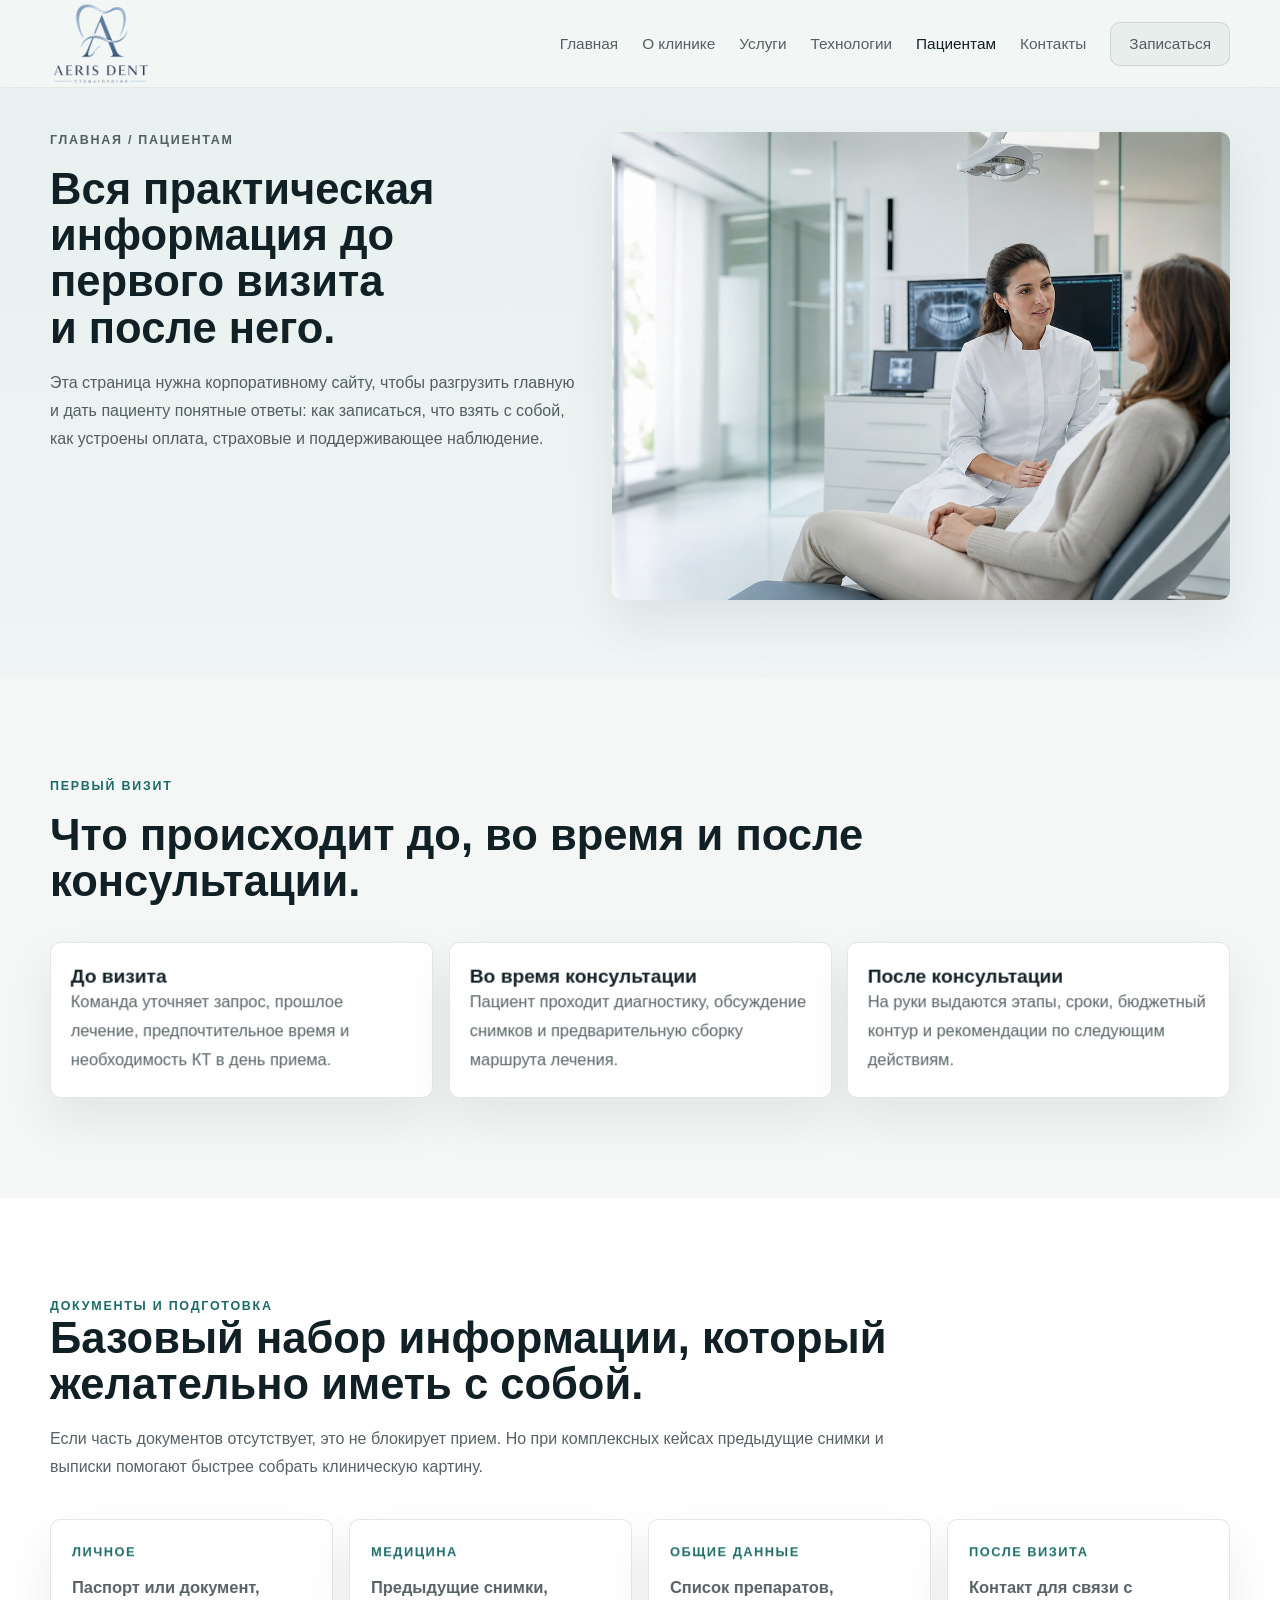
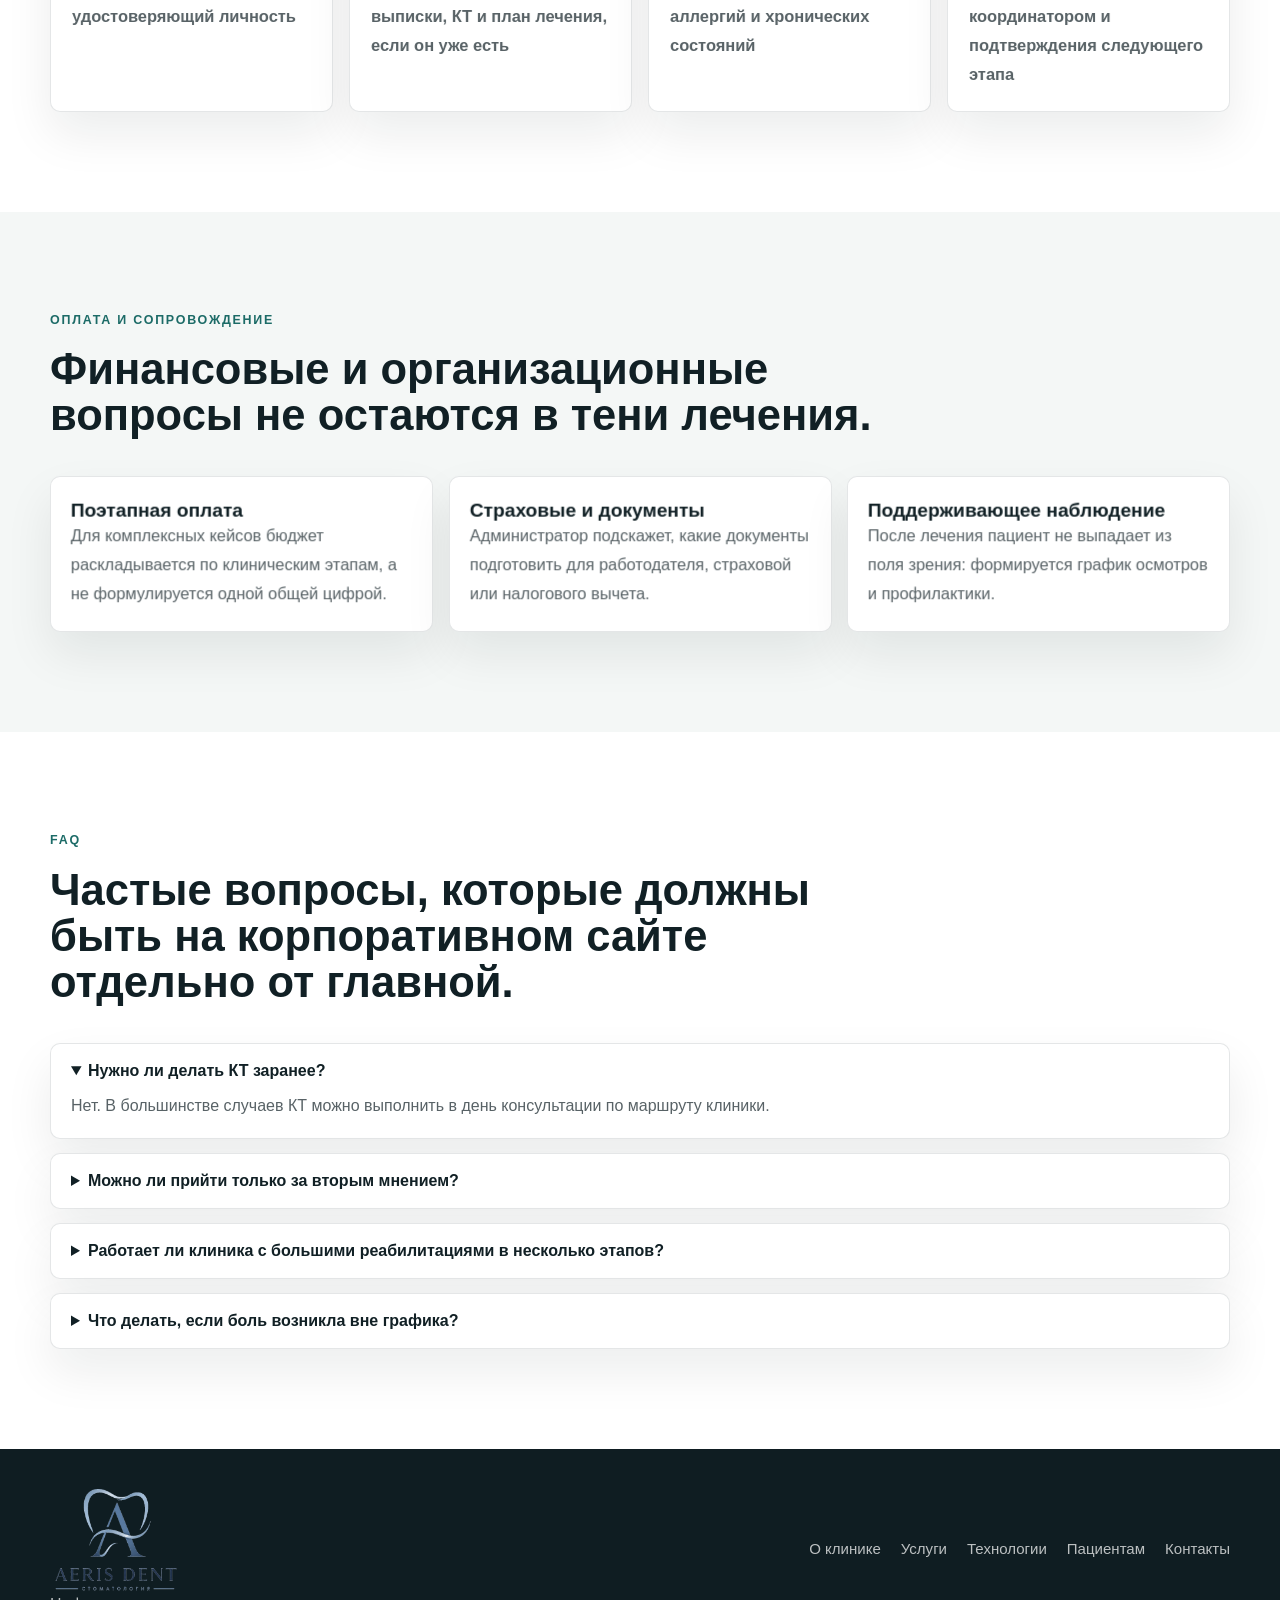
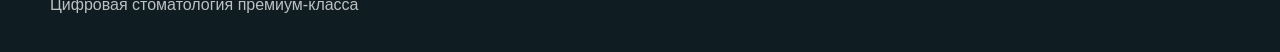
<file: patients.html>
<!DOCTYPE html>
<html lang="ru">
  <head>
    <meta charset="UTF-8" />
    <meta name="viewport" content="width=device-width, initial-scale=1.0" />
    <title>AERIS DENT   пациентам</title>
    <meta
      name="description"
      content="Информация для пациентов AERIS DENT: первый визит, запись, документы, оплата, страховые и частые вопросы."
    />
    <link rel="stylesheet" href="styles.css" />
  </head>
  <body class="page-inner">
    <header class="site-header" data-header>
      <div class="container header-inner">
        <a class="brand brand-dark brand-with-logo" href="index.html">
          <img class="brand-logo" src="assets/logo-transparent.png" alt="AERIS DENT" />
        </a>
        <button
          class="menu-toggle menu-toggle-dark"
          type="button"
          aria-expanded="false"
          aria-controls="site-nav"
          data-menu-toggle
        >
          <span></span>
          <span></span>
        </button>
        <nav class="site-nav site-nav-dark" id="site-nav" aria-label="Основная навигация" data-nav>
          <a href="index.html">Главная</a>
          <a href="about.html">О клинике</a>
          <a href="services.html">Услуги</a>
          <a href="technology.html">Технологии</a>
          <a href="patients.html" aria-current="page">Пациентам</a>
          <a href="contacts.html">Контакты</a>
          <a class="nav-cta nav-cta-dark" href="contacts.html">Записаться</a>
        </nav>
      </div>
    </header>

    <main>
      <section class="page-hero">
        <div class="container page-hero-grid">
          <div class="page-hero-copy">
            <p class="eyebrow eyebrow-dark" data-reveal>Главная / Пациентам</p>
            <h1 data-reveal>Вся практическая информация до первого визита и после него.</h1>
            <p class="page-lead" data-reveal>
              Эта страница нужна корпоративному сайту, чтобы разгрузить главную и
              дать пациенту понятные ответы: как записаться, что взять с собой,
              как устроены оплата, страховые и поддерживающее наблюдение.
            </p>
          </div>

          <figure class="page-hero-media" data-reveal>
            <img
              src="assets/hero-dental-clinic.png"
              alt="Консультация пациента в клинике"
            />
          </figure>
        </div>
      </section>

      <section class="section">
        <div class="container">
          <div class="section-head" data-reveal>
            <p class="section-kicker">Первый визит</p>
            <h2>Что происходит до, во время и после консультации.</h2>
          </div>

          <div class="triple-grid">
            <article class="info-card" data-reveal>
              <h3>До визита</h3>
              <p>Команда уточняет запрос, прошлое лечение, предпочтительное время и необходимость КТ в день приема.</p>
            </article>
            <article class="info-card" data-reveal>
              <h3>Во время консультации</h3>
              <p>Пациент проходит диагностику, обсуждение снимков и предварительную сборку маршрута лечения.</p>
            </article>
            <article class="info-card" data-reveal>
              <h3>После консультации</h3>
              <p>На руки выдаются этапы, сроки, бюджетный контур и рекомендации по следующим действиям.</p>
            </article>
          </div>
        </div>
      </section>

      <section class="section section-light">
        <div class="container">
          <div class="section-head section-head-split" data-reveal>
            <div>
              <p class="section-kicker">Документы и подготовка</p>
              <h2>Базовый набор информации, который желательно иметь с собой.</h2>
            </div>
            <p class="section-summary">
              Если часть документов отсутствует, это не блокирует прием. Но при
              комплексных кейсах предыдущие снимки и выписки помогают быстрее
              собрать клиническую картину.
            </p>
          </div>

          <div class="link-grid">
            <article class="link-card" data-reveal>
              <span>Личное</span>
              <strong>Паспорт или документ, удостоверяющий личность</strong>
            </article>
            <article class="link-card" data-reveal>
              <span>Медицина</span>
              <strong>Предыдущие снимки, выписки, КТ и план лечения, если он уже есть</strong>
            </article>
            <article class="link-card" data-reveal>
              <span>Общие данные</span>
              <strong>Список препаратов, аллергий и хронических состояний</strong>
            </article>
            <article class="link-card" data-reveal>
              <span>После визита</span>
              <strong>Контакт для связи с координатором и подтверждения следующего этапа</strong>
            </article>
          </div>
        </div>
      </section>

      <section class="section">
        <div class="container">
          <div class="section-head" data-reveal>
            <p class="section-kicker">Оплата и сопровождение</p>
            <h2>Финансовые и организационные вопросы не остаются в тени лечения.</h2>
          </div>

          <div class="triple-grid">
            <article class="info-card" data-reveal>
              <h3>Поэтапная оплата</h3>
              <p>Для комплексных кейсов бюджет раскладывается по клиническим этапам, а не формулируется одной общей цифрой.</p>
            </article>
            <article class="info-card" data-reveal>
              <h3>Страховые и документы</h3>
              <p>Администратор подскажет, какие документы подготовить для работодателя, страховой или налогового вычета.</p>
            </article>
            <article class="info-card" data-reveal>
              <h3>Поддерживающее наблюдение</h3>
              <p>После лечения пациент не выпадает из поля зрения: формируется график осмотров и профилактики.</p>
            </article>
          </div>
        </div>
      </section>

      <section class="section section-light">
        <div class="container">
          <div class="section-head" data-reveal>
            <p class="section-kicker">FAQ</p>
            <h2>Частые вопросы, которые должны быть на корпоративном сайте отдельно от главной.</h2>
          </div>

          <div class="faq-list" data-reveal>
            <details open>
              <summary>Нужно ли делать КТ заранее?</summary>
              <p>Нет. В большинстве случаев КТ можно выполнить в день консультации по маршруту клиники.</p>
            </details>
            <details>
              <summary>Можно ли прийти только за вторым мнением?</summary>
              <p>Да. Отдельный разбор уже составленного плана лечения   обычный сценарий для сложных кейсов.</p>
            </details>
            <details>
              <summary>Работает ли клиника с большими реабилитациями в несколько этапов?</summary>
              <p>Да. Именно для таких случаев и нужна отдельная структура сайта с услугами, технологиями и patient resources.</p>
            </details>
            <details>
              <summary>Что делать, если боль возникла вне графика?</summary>
              <p>Свяжитесь с клиникой по телефону. Для экстренных окон команда держит отдельные слоты до позднего вечера.</p>
            </details>
          </div>
        </div>
      </section>
    </main>

    <footer class="site-footer">
      <div class="container footer-grid">
        <div class="footer-brand">
          <img class="footer-logo" src="assets/logo-transparent.png" alt="AERIS DENT" loading="lazy" />
          <span>Цифровая стоматология премиум-класса</span>
        </div>
        <nav class="footer-nav" aria-label="Навигация в подвале">
          <a href="about.html">О клинике</a>
          <a href="services.html">Услуги</a>
          <a href="technology.html">Технологии</a>
          <a href="patients.html">Пациентам</a>
          <a href="contacts.html">Контакты</a>
        </nav>
      </div>
    </footer>

    <script src="script.js"></script>
  </body>
</html>
</file>
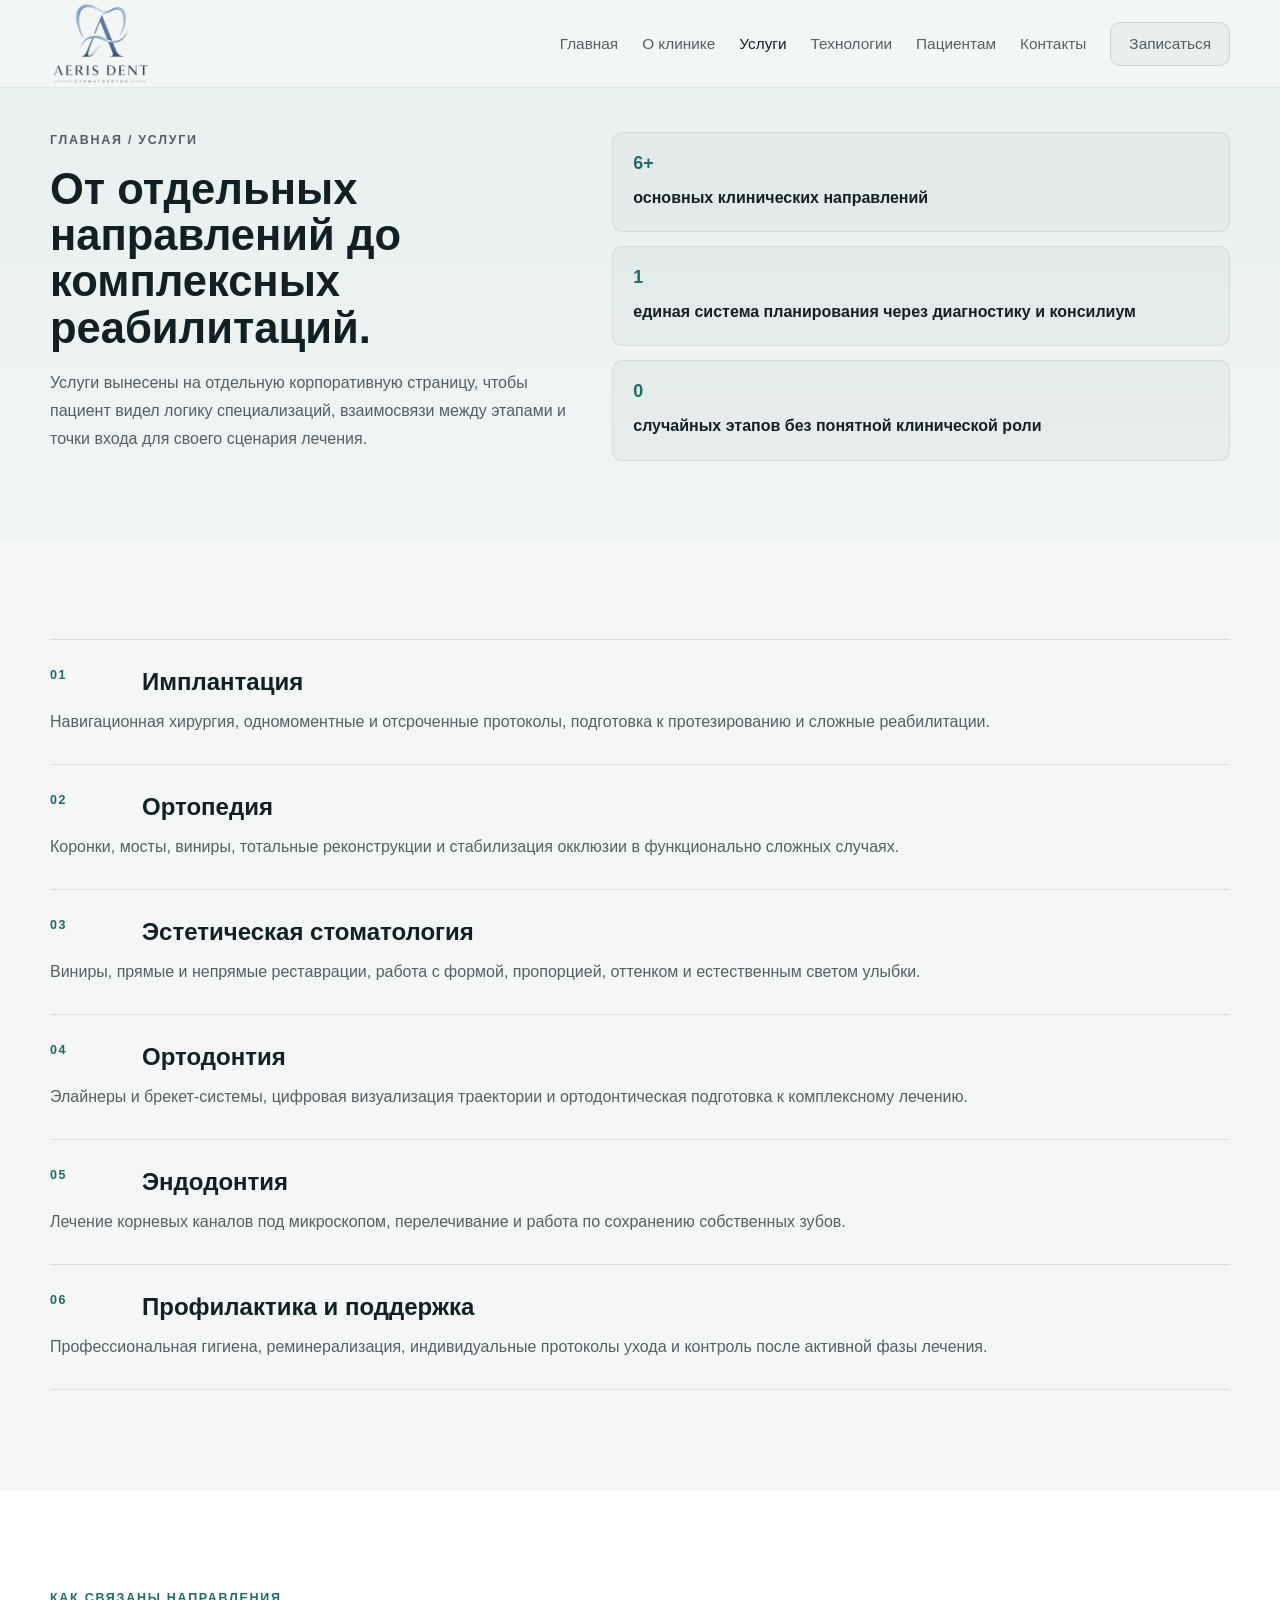
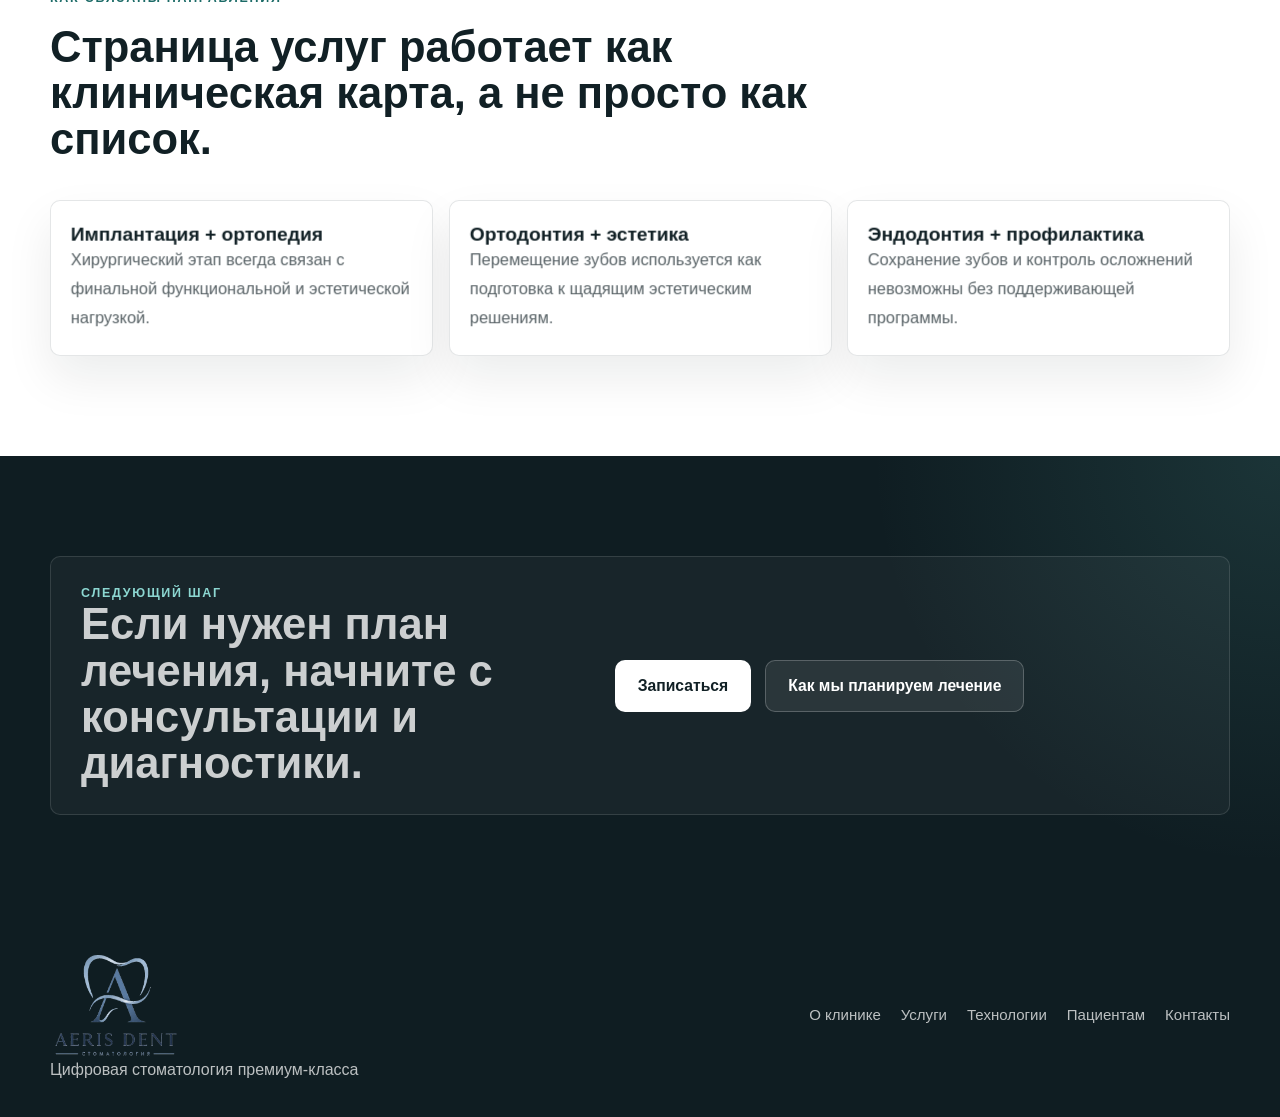
<file: services.html>
<!DOCTYPE html>
<html lang="ru">
  <head>
    <meta charset="UTF-8" />
    <meta name="viewport" content="width=device-width, initial-scale=1.0" />
    <title>AERIS DENT   услуги</title>
    <meta
      name="description"
      content="Услуги AERIS DENT: имплантация, ортопедия, эстетика, ортодонтия, эндодонтия, пародонтология и профилактика."
    />
    <link rel="stylesheet" href="styles.css" />
  </head>
  <body class="page-inner">
    <header class="site-header" data-header>
      <div class="container header-inner">
        <a class="brand brand-dark brand-with-logo" href="index.html">
          <img class="brand-logo" src="assets/logo-transparent.png" alt="AERIS DENT" />
        </a>
        <button
          class="menu-toggle menu-toggle-dark"
          type="button"
          aria-expanded="false"
          aria-controls="site-nav"
          data-menu-toggle
        >
          <span></span>
          <span></span>
        </button>
        <nav class="site-nav site-nav-dark" id="site-nav" aria-label="Основная навигация" data-nav>
          <a href="index.html">Главная</a>
          <a href="about.html">О клинике</a>
          <a href="services.html" aria-current="page">Услуги</a>
          <a href="technology.html">Технологии</a>
          <a href="patients.html">Пациентам</a>
          <a href="contacts.html">Контакты</a>
          <a class="nav-cta nav-cta-dark" href="contacts.html">Записаться</a>
        </nav>
      </div>
    </header>

    <main>
      <section class="page-hero">
        <div class="container page-hero-grid">
          <div class="page-hero-copy">
            <p class="eyebrow eyebrow-dark" data-reveal>Главная / Услуги</p>
            <h1 data-reveal>От отдельных направлений до комплексных реабилитаций.</h1>
            <p class="page-lead" data-reveal>
              Услуги вынесены на отдельную корпоративную страницу, чтобы пациент
              видел логику специализаций, взаимосвязи между этапами и точки входа
              для своего сценария лечения.
            </p>
          </div>

          <div class="stat-stack" data-reveal>
            <div class="stat-card">
              <span>6+</span>
              <strong>основных клинических направлений</strong>
            </div>
            <div class="stat-card">
              <span>1</span>
              <strong>единая система планирования через диагностику и консилиум</strong>
            </div>
            <div class="stat-card">
              <span>0</span>
              <strong>случайных этапов без понятной клинической роли</strong>
            </div>
          </div>
        </div>
      </section>

      <section class="section">
        <div class="container">
          <div class="service-list">
            <article class="service-line" id="implantation" data-reveal>
              <div class="service-line-head">
                <span>01</span>
                <h2>Имплантация</h2>
              </div>
              <p>
                Навигационная хирургия, одномоментные и отсроченные протоколы,
                подготовка к протезированию и сложные реабилитации.
              </p>
            </article>

            <article class="service-line" id="prosthetics" data-reveal>
              <div class="service-line-head">
                <span>02</span>
                <h2>Ортопедия</h2>
              </div>
              <p>
                Коронки, мосты, виниры, тотальные реконструкции и стабилизация
                окклюзии в функционально сложных случаях.
              </p>
            </article>

            <article class="service-line" id="aesthetic" data-reveal>
              <div class="service-line-head">
                <span>03</span>
                <h2>Эстетическая стоматология</h2>
              </div>
              <p>
                Виниры, прямые и непрямые реставрации, работа с формой, пропорцией,
                оттенком и естественным светом улыбки.
              </p>
            </article>

            <article class="service-line" id="orthodontics" data-reveal>
              <div class="service-line-head">
                <span>04</span>
                <h2>Ортодонтия</h2>
              </div>
              <p>
                Элайнеры и брекет-системы, цифровая визуализация траектории и
                ортодонтическая подготовка к комплексному лечению.
              </p>
            </article>

            <article class="service-line" id="endodontics" data-reveal>
              <div class="service-line-head">
                <span>05</span>
                <h2>Эндодонтия</h2>
              </div>
              <p>
                Лечение корневых каналов под микроскопом, перелечивание и работа по
                сохранению собственных зубов.
              </p>
            </article>

            <article class="service-line" id="prevention" data-reveal>
              <div class="service-line-head">
                <span>06</span>
                <h2>Профилактика и поддержка</h2>
              </div>
              <p>
                Профессиональная гигиена, реминерализация, индивидуальные протоколы
                ухода и контроль после активной фазы лечения.
              </p>
            </article>
          </div>
        </div>
      </section>

      <section class="section section-light">
        <div class="container">
          <div class="section-head" data-reveal>
            <p class="section-kicker">Как связаны направления</p>
            <h2>Страница услуг работает как клиническая карта, а не просто как список.</h2>
          </div>

          <div class="triple-grid">
            <article class="info-card" data-reveal>
              <h3>Имплантация + ортопедия</h3>
              <p>Хирургический этап всегда связан с финальной функциональной и эстетической нагрузкой.</p>
            </article>
            <article class="info-card" data-reveal>
              <h3>Ортодонтия + эстетика</h3>
              <p>Перемещение зубов используется как подготовка к щадящим эстетическим решениям.</p>
            </article>
            <article class="info-card" data-reveal>
              <h3>Эндодонтия + профилактика</h3>
              <p>Сохранение зубов и контроль осложнений невозможны без поддерживающей программы.</p>
            </article>
          </div>
        </div>
      </section>

      <section class="section section-dark">
        <div class="container cta-band cta-band-dark" data-reveal>
          <div>
            <p class="section-kicker">Следующий шаг</p>
            <h2>Если нужен план лечения, начните с консультации и диагностики.</h2>
          </div>
          <div class="cta-actions">
            <a class="button button-primary" href="contacts.html">Записаться</a>
            <a class="button button-secondary" href="technology.html">Как мы планируем лечение</a>
          </div>
        </div>
      </section>
    </main>

    <footer class="site-footer">
      <div class="container footer-grid">
        <div class="footer-brand">
          <img class="footer-logo" src="assets/logo-transparent.png" alt="AERIS DENT" loading="lazy" />
          <span>Цифровая стоматология премиум-класса</span>
        </div>
        <nav class="footer-nav" aria-label="Навигация в подвале">
          <a href="about.html">О клинике</a>
          <a href="services.html">Услуги</a>
          <a href="technology.html">Технологии</a>
          <a href="patients.html">Пациентам</a>
          <a href="contacts.html">Контакты</a>
        </nav>
      </div>
    </footer>

    <script src="script.js"></script>
  </body>
</html>
</file>
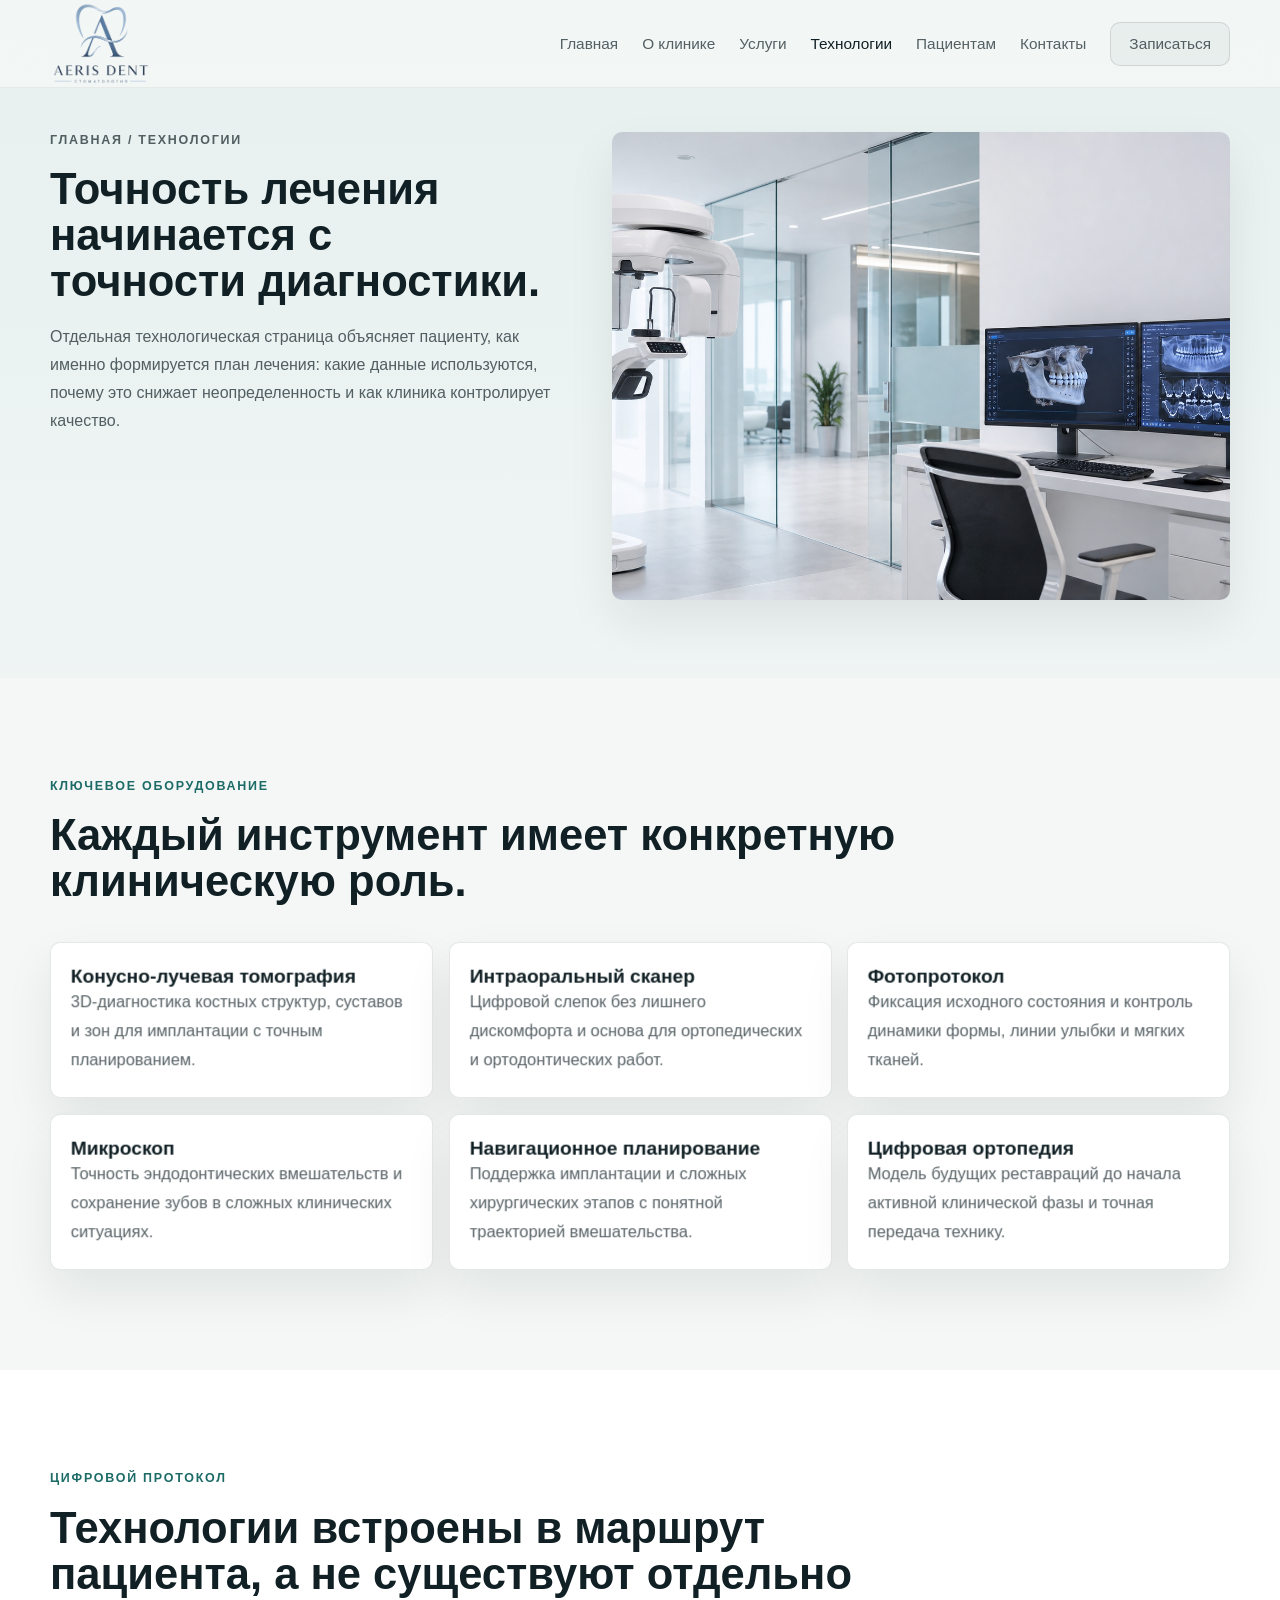
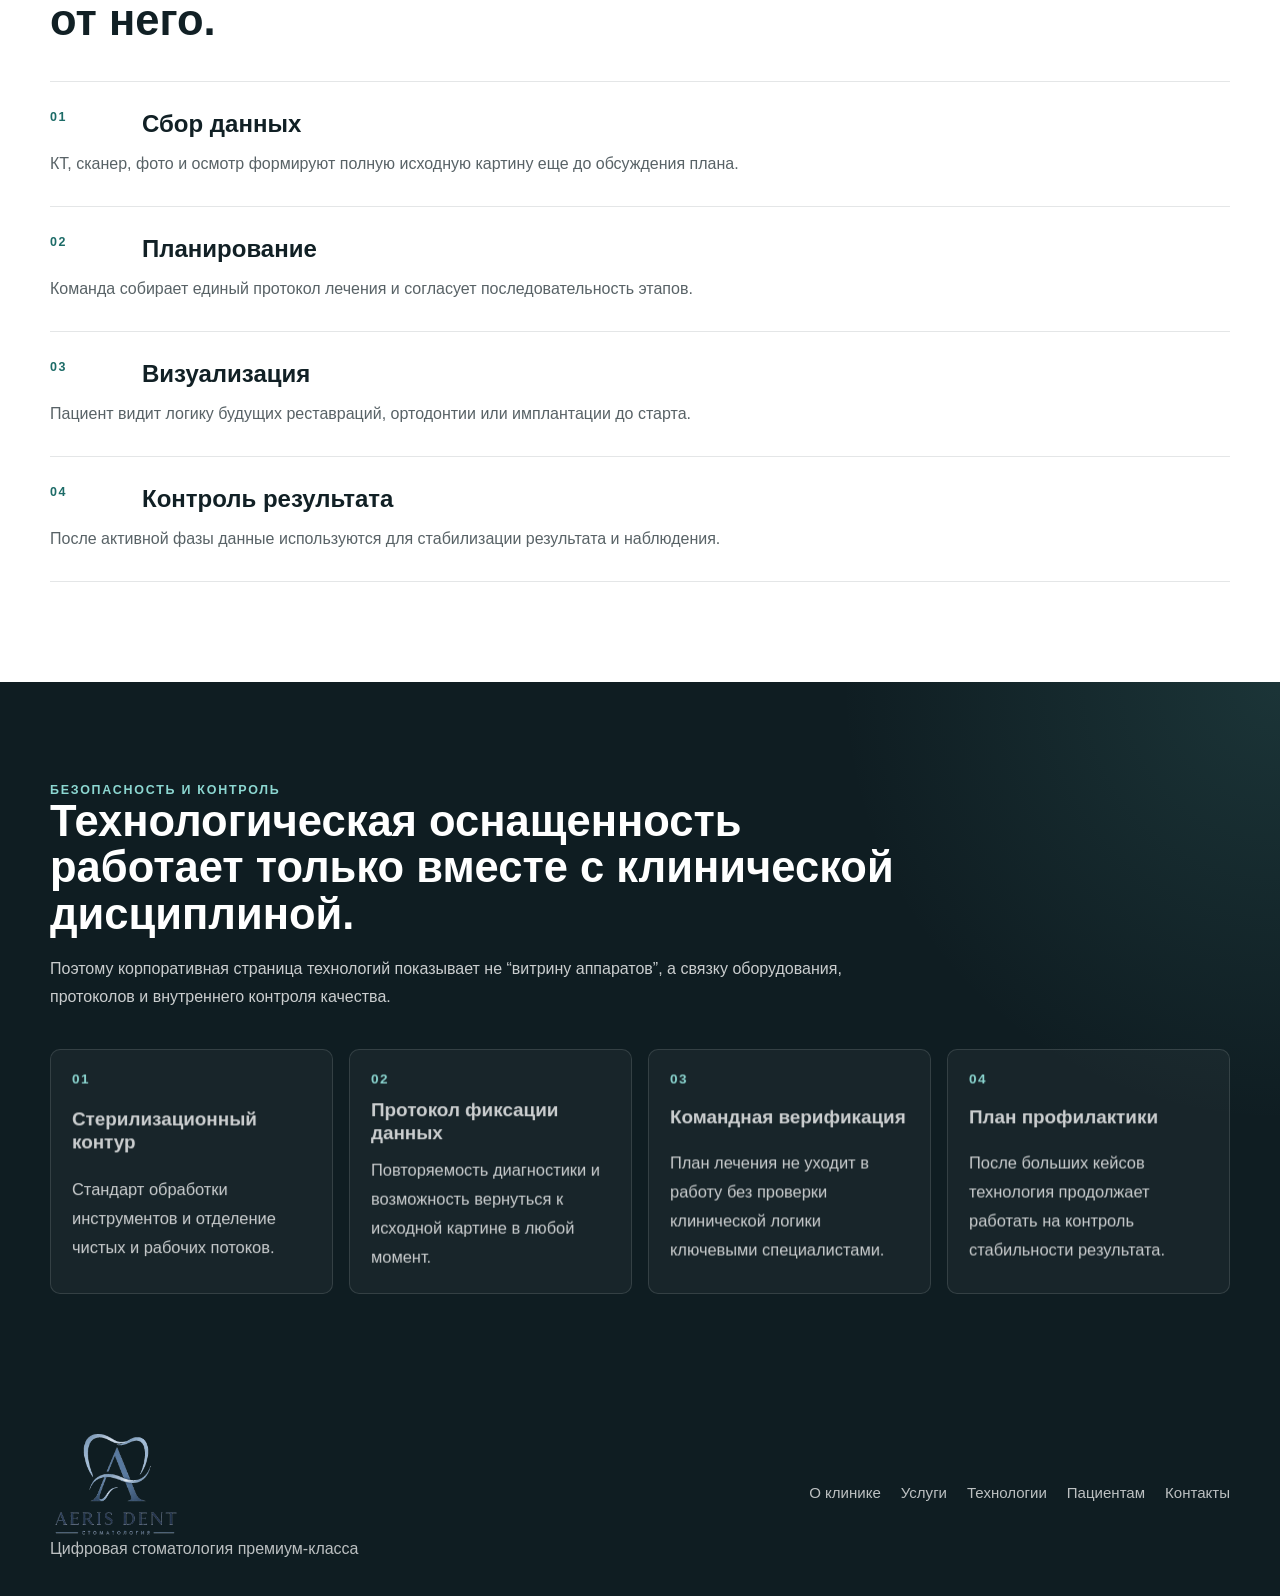
<file: technology.html>
<!DOCTYPE html>
<html lang="ru">
  <head>
    <meta charset="UTF-8" />
    <meta name="viewport" content="width=device-width, initial-scale=1.0" />
    <title>AERIS DENT   технологии</title>
    <meta
      name="description"
      content="Технологии AERIS DENT: КТ, интраоральное сканирование, цифровое планирование, безопасность и контроль качества."
    />
    <link rel="stylesheet" href="styles.css" />
  </head>
  <body class="page-inner">
    <header class="site-header" data-header>
      <div class="container header-inner">
        <a class="brand brand-dark brand-with-logo" href="index.html">
          <img class="brand-logo" src="assets/logo-transparent.png" alt="AERIS DENT" />
        </a>
        <button
          class="menu-toggle menu-toggle-dark"
          type="button"
          aria-expanded="false"
          aria-controls="site-nav"
          data-menu-toggle
        >
          <span></span>
          <span></span>
        </button>
        <nav class="site-nav site-nav-dark" id="site-nav" aria-label="Основная навигация" data-nav>
          <a href="index.html">Главная</a>
          <a href="about.html">О клинике</a>
          <a href="services.html">Услуги</a>
          <a href="technology.html" aria-current="page">Технологии</a>
          <a href="patients.html">Пациентам</a>
          <a href="contacts.html">Контакты</a>
          <a class="nav-cta nav-cta-dark" href="contacts.html">Записаться</a>
        </nav>
      </div>
    </header>

    <main>
      <section class="page-hero">
        <div class="container page-hero-grid">
          <div class="page-hero-copy">
            <p class="eyebrow eyebrow-dark" data-reveal>Главная / Технологии</p>
            <h1 data-reveal>Точность лечения начинается с точности диагностики.</h1>
            <p class="page-lead" data-reveal>
              Отдельная технологическая страница объясняет пациенту, как именно
              формируется план лечения: какие данные используются, почему это
              снижает неопределенность и как клиника контролирует качество.
            </p>
          </div>

          <figure class="page-hero-media" data-reveal>
            <img
              src="assets/technology-suite.png"
              alt="Диагностическое оборудование клиники и цифровые экраны"
            />
          </figure>
        </div>
      </section>

      <section class="section">
        <div class="container">
          <div class="section-head" data-reveal>
            <p class="section-kicker">Ключевое оборудование</p>
            <h2>Каждый инструмент имеет конкретную клиническую роль.</h2>
          </div>

          <div class="triple-grid">
            <article class="info-card" data-reveal>
              <h3>Конусно-лучевая томография</h3>
              <p>3D-диагностика костных структур, суставов и зон для имплантации с точным планированием.</p>
            </article>
            <article class="info-card" data-reveal>
              <h3>Интраоральный сканер</h3>
              <p>Цифровой слепок без лишнего дискомфорта и основа для ортопедических и ортодонтических работ.</p>
            </article>
            <article class="info-card" data-reveal>
              <h3>Фотопротокол</h3>
              <p>Фиксация исходного состояния и контроль динамики формы, линии улыбки и мягких тканей.</p>
            </article>
            <article class="info-card" data-reveal>
              <h3>Микроскоп</h3>
              <p>Точность эндодонтических вмешательств и сохранение зубов в сложных клинических ситуациях.</p>
            </article>
            <article class="info-card" data-reveal>
              <h3>Навигационное планирование</h3>
              <p>Поддержка имплантации и сложных хирургических этапов с понятной траекторией вмешательства.</p>
            </article>
            <article class="info-card" data-reveal>
              <h3>Цифровая ортопедия</h3>
              <p>Модель будущих реставраций до начала активной клинической фазы и точная передача технику.</p>
            </article>
          </div>
        </div>
      </section>

      <section class="section section-light">
        <div class="container">
          <div class="section-head" data-reveal>
            <p class="section-kicker">Цифровой протокол</p>
            <h2>Технологии встроены в маршрут пациента, а не существуют отдельно от него.</h2>
          </div>

          <div class="service-list">
            <article class="service-line" data-reveal>
              <div class="service-line-head">
                <span>01</span>
                <h2>Сбор данных</h2>
              </div>
              <p>КТ, сканер, фото и осмотр формируют полную исходную картину еще до обсуждения плана.</p>
            </article>
            <article class="service-line" data-reveal>
              <div class="service-line-head">
                <span>02</span>
                <h2>Планирование</h2>
              </div>
              <p>Команда собирает единый протокол лечения и согласует последовательность этапов.</p>
            </article>
            <article class="service-line" data-reveal>
              <div class="service-line-head">
                <span>03</span>
                <h2>Визуализация</h2>
              </div>
              <p>Пациент видит логику будущих реставраций, ортодонтии или имплантации до старта.</p>
            </article>
            <article class="service-line" data-reveal>
              <div class="service-line-head">
                <span>04</span>
                <h2>Контроль результата</h2>
              </div>
              <p>После активной фазы данные используются для стабилизации результата и наблюдения.</p>
            </article>
          </div>
        </div>
      </section>

      <section class="section section-dark">
        <div class="container">
          <div class="section-head section-head-split" data-reveal>
            <div>
              <p class="section-kicker">Безопасность и контроль</p>
              <h2>Технологическая оснащенность работает только вместе с клинической дисциплиной.</h2>
            </div>
            <p class="section-summary section-summary-light">
              Поэтому корпоративная страница технологий показывает не “витрину
              аппаратов”, а связку оборудования, протоколов и внутреннего контроля качества.
            </p>
          </div>

          <div class="process-grid">
            <article class="process-step" data-reveal>
              <span>01</span>
              <h3>Стерилизационный контур</h3>
              <p>Стандарт обработки инструментов и отделение чистых и рабочих потоков.</p>
            </article>
            <article class="process-step" data-reveal>
              <span>02</span>
              <h3>Протокол фиксации данных</h3>
              <p>Повторяемость диагностики и возможность вернуться к исходной картине в любой момент.</p>
            </article>
            <article class="process-step" data-reveal>
              <span>03</span>
              <h3>Командная верификация</h3>
              <p>План лечения не уходит в работу без проверки клинической логики ключевыми специалистами.</p>
            </article>
            <article class="process-step" data-reveal>
              <span>04</span>
              <h3>План профилактики</h3>
              <p>После больших кейсов технология продолжает работать на контроль стабильности результата.</p>
            </article>
          </div>
        </div>
      </section>
    </main>

    <footer class="site-footer">
      <div class="container footer-grid">
        <div class="footer-brand">
          <img class="footer-logo" src="assets/logo-transparent.png" alt="AERIS DENT" loading="lazy" />
          <span>Цифровая стоматология премиум-класса</span>
        </div>
        <nav class="footer-nav" aria-label="Навигация в подвале">
          <a href="about.html">О клинике</a>
          <a href="services.html">Услуги</a>
          <a href="technology.html">Технологии</a>
          <a href="patients.html">Пациентам</a>
          <a href="contacts.html">Контакты</a>
        </nav>
      </div>
    </footer>

    <script src="script.js"></script>
  </body>
</html>
</file>
<file: styles.css>
:root {
  --bg: #f4f7f6;
  --surface: #ffffff;
  --surface-elevated: rgba(255, 255, 255, 0.78);
  --surface-dark: #0f1d22;
  --surface-dark-soft: #14262d;
  --ink: #112025;
  --ink-soft: rgba(17, 32, 37, 0.7);
  --ink-faint: rgba(17, 32, 37, 0.54);
  --line: rgba(17, 32, 37, 0.11);
  --line-strong: rgba(255, 255, 255, 0.14);
  --accent: #5baea7;
  --accent-deep: #1c6b67;
  --hero-shadow: 0 30px 80px rgba(6, 14, 17, 0.18);
  --card-shadow: 0 22px 48px rgba(9, 22, 26, 0.08);
  --radius: 10px;
  --container: min(1180px, calc(100vw - 48px));
  --header-height: 84px;
}

*,
*::before,
*::after {
  box-sizing: border-box;
}

html {
  scroll-behavior: smooth;
}

body {
  margin: 0;
  font-family: Inter, "Segoe UI", Arial, sans-serif;
  color: var(--ink);
  background: var(--bg);
  overflow-x: hidden;
  -webkit-font-smoothing: antialiased;
  text-rendering: optimizeLegibility;
}

img {
  display: block;
  max-width: 100%;
}

a {
  color: inherit;
  text-decoration: none;
}

button,
input,
textarea {
  font: inherit;
}

.container {
  width: var(--container);
  margin: 0 auto;
}

.site-header {
  position: fixed;
  inset: 0 0 auto 0;
  z-index: 40;
  transition: background-color 220ms ease, box-shadow 220ms ease, border-color 220ms ease;
}

.header-inner {
  display: flex;
  align-items: center;
  justify-content: space-between;
  gap: 24px;
  min-height: var(--header-height);
}

.page-home .site-header {
  background: transparent;
}

.page-home .site-header.is-scrolled,
.page-home .site-header.is-open {
  background: rgba(244, 247, 246, 0.88);
  backdrop-filter: blur(18px);
  border-bottom: 1px solid rgba(17, 32, 37, 0.06);
}

.page-home .site-header.is-scrolled .site-nav,
.page-home .site-header.is-open .site-nav {
  color: var(--ink-soft);
}

.page-home .site-header.is-scrolled .site-nav a:hover,
.page-home .site-header.is-scrolled .site-nav a:focus-visible,
.page-home .site-header.is-scrolled .site-nav a[aria-current="page"],
.page-home .site-header.is-open .site-nav a:hover,
.page-home .site-header.is-open .site-nav a:focus-visible,
.page-home .site-header.is-open .site-nav a[aria-current="page"] {
  color: var(--ink);
}

.page-home .site-header.is-scrolled .nav-cta,
.page-home .site-header.is-open .nav-cta {
  border-color: rgba(17, 32, 37, 0.12);
  background: rgba(17, 32, 37, 0.04);
  color: var(--ink);
}

.page-home .site-header.is-scrolled .menu-toggle,
.page-home .site-header.is-open .menu-toggle {
  border-color: rgba(17, 32, 37, 0.12);
}

.page-home .site-header.is-scrolled .menu-toggle span,
.page-home .site-header.is-open .menu-toggle span {
  background: var(--ink);
}

.page-inner .site-header {
  background: rgba(244, 247, 246, 0.88);
  backdrop-filter: blur(18px);
  border-bottom: 1px solid rgba(17, 32, 37, 0.06);
}

.brand {
  display: inline-flex;
  align-items: center;
  gap: 14px;
  min-width: 0;
}

.brand-with-logo {
  gap: 0;
}

.brand-logo {
  display: block;
  width: clamp(92px, 8vw, 124px);
  height: auto;
}

.brand-mark {
  display: grid;
  place-items: center;
  width: 42px;
  height: 42px;
  border-radius: var(--radius);
  background: rgba(255, 255, 255, 0.14);
  color: #ffffff;
  font-size: 1rem;
  font-weight: 700;
}

.brand-copy {
  display: flex;
  flex-direction: column;
  gap: 2px;
  color: #ffffff;
}

.brand-copy strong {
  font-size: 0.96rem;
  line-height: 1;
}

.brand-copy small {
  font-size: 0.73rem;
  line-height: 1;
  text-transform: uppercase;
  letter-spacing: 0.12em;
  opacity: 0.74;
}

.brand-dark .brand-mark {
  background: rgba(17, 32, 37, 0.08);
  color: var(--ink);
}

.brand-dark .brand-copy {
  color: var(--ink);
}

.site-nav {
  display: flex;
  align-items: center;
  gap: 24px;
  color: rgba(255, 255, 255, 0.86);
}

.site-nav a {
  font-size: 0.96rem;
  transition: color 180ms ease;
}

.site-nav a:hover,
.site-nav a:focus-visible {
  color: #ffffff;
}

.site-nav a[aria-current="page"] {
  color: #ffffff;
}

.site-nav-dark {
  color: var(--ink-soft);
}

.site-nav-dark a:hover,
.site-nav-dark a:focus-visible,
.site-nav-dark a[aria-current="page"] {
  color: var(--ink);
}

.nav-cta {
  display: inline-flex;
  align-items: center;
  justify-content: center;
  min-height: 44px;
  padding: 0 18px;
  border: 1px solid rgba(255, 255, 255, 0.22);
  border-radius: var(--radius);
  background: rgba(255, 255, 255, 0.1);
}

.nav-cta-dark {
  border-color: rgba(17, 32, 37, 0.12);
  background: rgba(17, 32, 37, 0.04);
}

.menu-toggle {
  display: none;
  position: relative;
  width: 46px;
  height: 46px;
  padding: 0;
  border: 1px solid rgba(255, 255, 255, 0.2);
  border-radius: var(--radius);
  background: rgba(255, 255, 255, 0.1);
  cursor: pointer;
}

.menu-toggle span {
  position: absolute;
  left: 12px;
  right: 12px;
  height: 2px;
  background: #ffffff;
  transition: transform 180ms ease, top 180ms ease;
}

.menu-toggle span:first-child {
  top: 17px;
}

.menu-toggle span:last-child {
  top: 26px;
}

.menu-toggle-dark {
  border-color: rgba(17, 32, 37, 0.12);
  background: rgba(17, 32, 37, 0.04);
}

.menu-toggle-dark span {
  background: var(--ink);
}

.site-header.is-open .menu-toggle span:first-child {
  top: 22px;
  transform: rotate(45deg);
}

.site-header.is-open .menu-toggle span:last-child {
  top: 22px;
  transform: rotate(-45deg);
}

.home-hero {
  position: relative;
  min-height: 92svh;
  padding: calc(var(--header-height) + 52px) 0 86px;
  overflow: clip;
  color: #ffffff;
}

.hero-media,
.hero-media > * {
  position: absolute;
  inset: 0;
}

.hero-media > [data-depth] {
  will-change: transform;
}

.hero-orb {
  background: radial-gradient(circle at 30% 40%, rgba(91, 174, 167, 0.35), rgba(28, 107, 103, 0.12) 50%, transparent 70%);
  filter: blur(60px);
  animation: orbFloat 12s ease-in-out infinite;
  transition: transform 0.6s ease-out;
}

@keyframes orbFloat {
  0%, 100% { transform: translate(0%, 0%) scale(1); }
  25% { transform: translate(4%, -6%) scale(1.06); }
  50% { transform: translate(-3%, 4%) scale(0.94); }
  75% { transform: translate(6%, 2%) scale(1.02); }
}

.hero-image {
  transition: transform 0.8s cubic-bezier(0.18, 0.84, 0.2, 1);
}

.hero-image {
  width: 100%;
  height: 100%;
  object-fit: cover;
  object-position: 62% center;
  transform: translate3d(var(--parallax-x, 0px), var(--parallax-y, 0px), 0) scale(1.04);
  filter: saturate(0.92);
}

.hero-grid {
  background-image: linear-gradient(rgba(255, 255, 255, 0.05) 1px, transparent 1px),
    linear-gradient(90deg, rgba(255, 255, 255, 0.05) 1px, transparent 1px);
  background-size: 120px 120px;
  opacity: 0.45;
  mix-blend-mode: screen;
  animation: gridPulse 8s ease-in-out infinite;
  transform: translate3d(var(--parallax-x, 0px), var(--parallax-y, 0px), 0);
}

@keyframes gridPulse {
  0%, 100% { opacity: 0.45; background-size: 120px 120px; }
  50% { opacity: 0.6; background-size: 130px 130px; }
}

.hero-drift {
  background:
    radial-gradient(circle at 18% 20%, rgba(91, 174, 167, 0.22), transparent 28%),
    radial-gradient(circle at 78% 74%, rgba(255, 255, 255, 0.18), transparent 24%);
  filter: blur(24px);
  transform: translate3d(var(--parallax-x, 0px), var(--parallax-y, 0px), 0);
}

.hero-scan {
  background: linear-gradient(
    180deg,
    transparent 0%,
    rgba(98, 207, 198, 0.12) 44%,
    rgba(98, 207, 198, 0.04) 58%,
    transparent 100%
  );
  mix-blend-mode: screen;
  animation: heroScan 7s ease-in-out infinite;
}

.hero-vignette {
  background:
    linear-gradient(90deg, rgba(7, 18, 22, 0.76) 0%, rgba(7, 18, 22, 0.52) 40%, rgba(7, 18, 22, 0.18) 68%, rgba(7, 18, 22, 0.66) 100%),
    linear-gradient(180deg, rgba(7, 18, 22, 0.24) 0%, rgba(7, 18, 22, 0.06) 30%, rgba(7, 18, 22, 0.5) 100%);
}

.home-hero-shell,
.page-hero-grid,
.feature-split,
.contact-grid,
.section-head-split,
.footer-grid,
.cta-band,
.home-hero-grid {
  position: relative;
  z-index: 1;
}

.home-hero-shell {
  display: grid;
  gap: 24px;
}

.home-hero-grid {
  display: grid;
  grid-template-columns: minmax(0, 1.14fr) minmax(300px, 0.86fr);
  gap: 28px;
  align-items: end;
}

.hero-main {
  display: grid;
  gap: 24px;
  max-width: 720px;
  min-width: 0;
}

.hero-panel,
.hero-metrics li,
.stat-card {
  border: 1px solid rgba(255, 255, 255, 0.14);
  border-radius: var(--radius);
  background: rgba(255, 255, 255, 0.08);
  backdrop-filter: blur(14px);
}

.hero-panel {
  padding: 24px 24px 26px;
  box-shadow: var(--hero-shadow);
}

.panel-kicker,
.eyebrow,
.section-kicker {
  margin: 0;
  font-size: 0.78rem;
  font-weight: 600;
  line-height: 1.3;
  text-transform: uppercase;
  letter-spacing: 0.14em;
}

.eyebrow {
  color: rgba(255, 255, 255, 0.82);
}

.eyebrow-dark {
  color: var(--ink-soft);
}

.panel-kicker {
  color: rgba(255, 255, 255, 0.64);
}

.hero-title {
  display: grid;
  gap: 8px;
  margin: 0;
  font-size: clamp(2.6rem, 4.6vw, 5.2rem);
  line-height: 0.96;
}

.reveal-line {
  display: inline-block;
  width: fit-content;
  transform: translateY(56px);
  opacity: 0;
  animation: revealUp 900ms cubic-bezier(0.18, 0.84, 0.2, 1) forwards;
  animation-delay: var(--delay);
}

.hero-copy,
.page-lead,
.section-summary,
.feature-copy p,
.service-card p,
.link-card strong,
.info-card p,
.service-line p,
.person-card p,
.process-step p,
.contact-card p,
.faq-list p,
.compact-list li,
.footer-contact span {
  margin: 0;
  font-size: 1rem;
  line-height: 1.75;
  color: rgba(255, 255, 255, 0.78);
}

.hero-actions,
.inline-actions,
.cta-actions {
  display: flex;
  flex-wrap: wrap;
  gap: 14px;
}

.button {
  display: inline-flex;
  align-items: center;
  justify-content: center;
  min-height: 52px;
  padding: 0 22px;
  border: 1px solid transparent;
  border-radius: var(--radius);
  font-size: 0.98rem;
  font-weight: 600;
  line-height: 1;
  transition: transform 180ms ease, background-color 180ms ease, border-color 180ms ease,
    color 180ms ease;
}

.button:hover,
.button:focus-visible {
  transform: translateY(-2px);
}

.button-primary {
  background: #ffffff;
  color: var(--ink);
}

.button-secondary,
.button-outline {
  border-color: rgba(255, 255, 255, 0.22);
  background: rgba(255, 255, 255, 0.08);
  color: #ffffff;
}

.button-dark {
  background: var(--surface-dark);
  color: #ffffff;
}

.button-outline {
  color: var(--ink);
  border-color: rgba(17, 32, 37, 0.14);
  background: transparent;
}

.compact-list,
.bullet-list {
  display: grid;
  gap: 12px;
  margin: 18px 0 0;
  padding: 0;
  list-style: none;
}

.compact-list li,
.bullet-list li {
  position: relative;
  padding-left: 18px;
}

.bullet-list li {
  color: var(--ink-soft);
}

.compact-list li::before,
.bullet-list li::before {
  content: "";
  position: absolute;
  top: 11px;
  left: 0;
  width: 8px;
  height: 8px;
  border-radius: 999px;
  background: var(--accent);
}

.hero-metrics {
  display: grid;
  grid-template-columns: repeat(3, minmax(0, 1fr));
  gap: 14px;
  margin: 0;
  padding: 0;
  list-style: none;
}

.hero-metrics li {
  min-height: 120px;
  padding: 20px 18px;
}

.hero-metrics strong {
  display: block;
  margin-bottom: 12px;
  font-size: clamp(1.8rem, 3vw, 2.9rem);
  line-height: 1;
}

.page-hero {
  padding: calc(var(--header-height) + 48px) 0 78px;
  background:
    linear-gradient(180deg, rgba(91, 174, 167, 0.09) 0%, rgba(91, 174, 167, 0.03) 100%),
    var(--bg);
}

.page-hero-grid,
.feature-split,
.footer-grid,
.cta-band {
  display: grid;
  grid-template-columns: minmax(0, 0.92fr) minmax(0, 1.08fr);
  gap: 36px;
  align-items: center;
}

.page-hero-grid {
  align-items: start;
}

.page-hero-copy,
.feature-copy {
  display: grid;
  gap: 18px;
  min-width: 0;
}

.page-hero-copy h1,
.section-head h2,
.feature-copy h2,
.cta-band h2 {
  margin: 0;
  font-size: clamp(2rem, 3.4vw, 4rem);
  line-height: 1.06;
  letter-spacing: 0;
}

.page-hero-copy h1 {
  text-wrap: balance;
}

.page-about .page-hero-copy h1 {
  max-width: 11ch;
  overflow-wrap: anywhere;
  hyphens: auto;
}

.page-lead,
.section-summary,
.feature-copy p,
.info-card p,
.service-line p,
.person-card p,
.contact-card p,
.faq-list p,
.footer-contact span,
.footer-contact a,
.section-summary-light {
  color: var(--ink-soft);
}

.page-hero-media,
.feature-media {
  margin: 0;
  min-width: 0;
  border-radius: var(--radius);
  overflow: hidden;
  box-shadow: var(--card-shadow);
}

.page-hero-media {
  aspect-ratio: 1.32 / 1;
}

.page-hero-media img,
.feature-media img {
  width: 100%;
  height: 100%;
  object-fit: cover;
}

.stat-stack {
  display: grid;
  gap: 14px;
}

.stat-card {
  padding: 20px;
  background: rgba(17, 32, 37, 0.03);
  border-color: rgba(17, 32, 37, 0.08);
  backdrop-filter: none;
}

.stat-card span {
  display: block;
  margin-bottom: 10px;
  color: var(--accent-deep);
  font-size: 1.12rem;
  font-weight: 700;
}

.stat-card strong {
  display: block;
  font-size: 1rem;
  line-height: 1.7;
  color: var(--ink);
}

.section {
  padding: 100px 0;
}

.section-light {
  background: var(--surface);
}

.section-dark {
  background:
    radial-gradient(circle at top right, rgba(91, 174, 167, 0.16), transparent 30%),
    var(--surface-dark);
  color: #ffffff;
}

.section-head {
  display: grid;
  gap: 18px;
  max-width: 860px;
  margin-bottom: 38px;
}

.section-head-split {
  align-items: end;
}

.section-kicker {
  color: var(--accent-deep);
}

.section-dark .section-kicker {
  color: #8cd7d1;
}

.section-dark .section-summary,
.section-dark .process-step p,
.section-dark .cta-band h2,
.section-dark .process-step h3 {
  color: rgba(255, 255, 255, 0.78);
}

.section-dark .bullet-list li {
  color: rgba(255, 255, 255, 0.78);
}

.link-grid,
.service-grid,
.triple-grid,
.team-grid,
.contact-grid,
.process-grid {
  display: grid;
  gap: 16px;
}

.link-grid {
  grid-template-columns: repeat(4, minmax(0, 1fr));
}

.link-card,
.service-card,
.info-card,
.person-card,
.contact-card,
.process-step {
  min-height: 100%;
  padding: 24px;
  border: 1px solid var(--line);
  border-radius: var(--radius);
  background: var(--surface);
  box-shadow: var(--card-shadow);
}

.link-card span,
.service-index,
.person-card span,
.contact-card span,
.service-line-head span {
  display: inline-flex;
  margin-bottom: 14px;
  color: var(--accent-deep);
  font-size: 0.78rem;
  font-weight: 700;
  text-transform: uppercase;
  letter-spacing: 0.12em;
}

.link-card strong,
.service-card h3,
.info-card h3,
.person-card h3,
.contact-card strong,
.service-line-head h2,
.process-step h3 {
  display: block;
  margin: 0;
  color: var(--ink);
}

.service-grid,
.triple-grid {
  grid-template-columns: repeat(3, minmax(0, 1fr));
}

.service-card {
  display: grid;
  gap: 12px;
  min-height: 230px;
  transform-style: preserve-3d;
  perspective: 800px;
  transition: transform 0.3s ease;
}

.service-card:hover {
  border-color: rgba(91, 174, 167, 0.25);
  box-shadow: 0 28px 56px rgba(9, 22, 26, 0.14);
}

.link-card,
.info-card,
.process-step {
  transform-style: preserve-3d;
  perspective: 800px;
  transition: transform 0.3s ease, box-shadow 0.3s ease, border-color 0.3s ease;
}

.link-card:hover,
.info-card:hover,
.process-step:hover {
  border-color: rgba(91, 174, 167, 0.2);
  box-shadow: 0 28px 56px rgba(9, 22, 26, 0.12);
}

.js-tilt {
  will-change: transform;
}

.js-tilt > * {
  transform: translateZ(20px);
}

.cursor-glow {
  position: fixed;
  width: 480px;
  height: 480px;
  border-radius: 50%;
  background: radial-gradient(circle, rgba(91, 174, 167, 0.06), transparent 70%);
  pointer-events: none;
  z-index: 0;
  transform: translate(-50%, -50%);
  transition: opacity 0.4s ease;
  mix-blend-mode: screen;
}

.service-card p,
.link-card strong,
.info-card p,
.person-card p,
.contact-card p,
.service-line p {
  color: var(--ink-soft);
}

.text-link {
  color: var(--accent-deep);
  font-weight: 600;
}

.feature-split-reverse {
  grid-template-columns: minmax(0, 1.04fr) minmax(0, 0.96fr);
}

.service-list {
  display: grid;
  gap: 0;
  border-top: 1px solid var(--line);
  border-bottom: 1px solid var(--line);
}

.service-line {
  display: grid;
  gap: 12px;
  padding: 28px 0;
}

.service-line + .service-line {
  border-top: 1px solid var(--line);
}

.service-line-head {
  display: grid;
  grid-template-columns: 80px minmax(0, 1fr);
  gap: 12px;
  align-items: start;
}

.team-grid,
.contact-grid,
.process-grid {
  grid-template-columns: repeat(4, minmax(0, 1fr));
}

.person-card,
.contact-card,
.process-step {
  display: grid;
  gap: 12px;
}

.contact-card a,
.footer-contact a {
  font-weight: 600;
}

.faq-list {
  display: grid;
  gap: 14px;
}

.faq-list details {
  border: 1px solid var(--line);
  border-radius: var(--radius);
  background: var(--surface);
  padding: 18px 20px;
  box-shadow: var(--card-shadow);
}

.faq-list summary {
  cursor: pointer;
  font-weight: 600;
  color: var(--ink);
}

.faq-list p {
  margin-top: 12px;
}

.process-step {
  background: rgba(255, 255, 255, 0.04);
  border-color: rgba(255, 255, 255, 0.12);
  box-shadow: none;
}

.process-step span {
  display: inline-flex;
  color: #8cd7d1;
  font-size: 0.82rem;
  font-weight: 700;
  text-transform: uppercase;
  letter-spacing: 0.12em;
}

.process-step h3 {
  font-size: 1.15rem;
}

.cta-band {
  padding: 28px 30px;
  border: 1px solid var(--line);
  border-radius: var(--radius);
  background: var(--surface);
  box-shadow: var(--card-shadow);
}

.cta-band-dark {
  background: rgba(255, 255, 255, 0.04);
  border-color: rgba(255, 255, 255, 0.12);
  box-shadow: none;
}

.cta-band .section-kicker,
.cta-band h2 {
  margin-bottom: 0;
}

.site-footer {
  padding: 34px 0 38px;
  background: var(--surface-dark);
  color: rgba(255, 255, 255, 0.72);
}

.footer-grid {
  display: flex;
  align-items: center;
  justify-content: space-between;
}

.footer-logo {
  display: block;
  width: min(132px, 100%);
  height: auto;
}

.footer-nav {
  display: flex;
  gap: 20px;
  flex-shrink: 0;
}

.footer-nav a {
  color: rgba(255, 255, 255, 0.72);
  font-size: 0.94rem;
  white-space: nowrap;
  transition: color 200ms ease;
}

.footer-nav a:hover {
  color: #fff;
}

.appointment-form {
  display: grid;
  gap: 16px;
}

.appointment-form input {
  padding: 16px 20px;
  border: 1px solid rgba(255, 255, 255, 0.2);
  border-radius: var(--radius);
  background: rgba(255, 255, 255, 0.08);
  color: #fff;
  font-size: 1.06rem;
  outline: none;
  transition: border-color 200ms ease;
}

.appointment-form input::placeholder {
  color: rgba(255, 255, 255, 0.45);
}

.appointment-form input:focus {
  border-color: var(--accent);
}

.appointment-form button {
  padding: 16px 20px;
  border: none;
  border-radius: var(--radius);
  background: var(--accent);
  color: #fff;
  font-size: 1.06rem;
  font-weight: 600;
  cursor: pointer;
  transition: background 200ms ease;
}

.appointment-form button:hover {
  background: var(--accent-deep);
}

.appointment-form button.is-sent {
  background: rgba(255, 255, 255, 0.15);
  cursor: default;
}

.schedule-card {
  display: grid;
  gap: 16px;
  align-content: start;
}

.schedule-card h2 {
  font-size: 2rem;
  color: #fff;
  margin: 0;
}

.schedule-card p {
  color: rgba(255, 255, 255, 0.72);
  font-size: 1.06rem;
  margin: 0;
}

[data-reveal] {
  opacity: 0;
  transform: translateY(34px);
  transition: opacity 700ms ease, transform 700ms ease;
  transition-delay: var(--delay, 0s);
}

[data-reveal].is-visible {
  opacity: 1;
  transform: translateY(0);
}

@keyframes revealUp {
  to {
    opacity: 1;
    transform: translateY(0);
  }
}

@keyframes heroScan {
  0%,
  100% {
    transform: translateY(-16%);
    opacity: 0;
  }
  18%,
  76% {
    opacity: 1;
  }
  52% {
    transform: translateY(18%);
    opacity: 0.8;
  }
}

@media (max-width: 1120px) {
  .home-hero-grid,
  .page-hero-grid,
  .feature-split,
  .footer-grid,
  .cta-band,
  .section-head-split {
    grid-template-columns: 1fr;
  }

  .link-grid {
    grid-template-columns: repeat(2, minmax(0, 1fr));
  }

  .team-grid,
  .contact-grid,
  .process-grid {
    grid-template-columns: repeat(2, minmax(0, 1fr));
  }
}

@media (max-width: 960px) {
  :root {
    --container: min(100vw - 32px, 760px);
  }

  .menu-toggle {
    display: inline-flex;
  }

  .site-nav {
    position: absolute;
    top: calc(100% + 10px);
    left: 16px;
    right: 16px;
    display: grid;
    gap: 8px;
    padding: 14px;
    border: 1px solid rgba(17, 32, 37, 0.1);
    border-radius: var(--radius);
    background: rgba(255, 255, 255, 0.96);
    color: var(--ink);
    opacity: 0;
    pointer-events: none;
    transform: translateY(-8px);
    transition: opacity 180ms ease, transform 180ms ease;
  }

  .page-home .site-nav {
    background: rgba(10, 24, 28, 0.94);
    color: rgba(255, 255, 255, 0.86);
  }

  .site-header.is-open .site-nav {
    opacity: 1;
    pointer-events: auto;
    transform: translateY(0);
  }

  .site-nav a {
    padding: 10px 4px;
  }

  .page-home .site-nav a:hover,
  .page-home .site-nav a:focus-visible,
  .page-home .site-nav a[aria-current="page"] {
    color: #ffffff;
  }

  .nav-cta,
  .nav-cta-dark {
    margin-top: 6px;
    justify-content: center;
  }

  .home-hero {
    min-height: auto;
    padding-top: calc(var(--header-height) + 40px);
  }

  .hero-metrics,
  .service-grid,
  .triple-grid {
    grid-template-columns: 1fr;
  }
}

@media (max-width: 720px) {
  .page-hero {
    padding-top: calc(var(--header-height) + 34px);
  }

  .link-grid,
  .team-grid,
  .contact-grid,
  .process-grid {
    grid-template-columns: 1fr;
  }

  .service-line-head {
    grid-template-columns: 1fr;
  }

  .hero-title,
  .page-hero-copy h1,
  .section-head h2,
  .feature-copy h2,
  .cta-band h2 {
    line-height: 1.08;
  }

  .section {
    padding: 82px 0;
  }
}

@media (max-width: 560px) {
  .brand-logo {
    width: 88px;
  }

  .footer-logo {
    width: 116px;
  }

  .hero-main,
  .page-hero-copy,
  .feature-copy {
    gap: 16px;
  }

  .hero-title {
    gap: 6px;
  }

  .hero-copy,
  .page-lead,
  .section-summary,
  .feature-copy p,
  .service-card p,
  .link-card strong,
  .info-card p,
  .service-line p,
  .person-card p,
  .contact-card p,
  .faq-list p,
  .compact-list li,
  .bullet-list li {
    font-size: 0.96rem;
    line-height: 1.7;
  }

  .hero-panel,
  .hero-metrics li,
  .service-card,
  .info-card,
  .person-card,
  .contact-card,
  .process-step,
  .cta-band,
  .faq-list details {
    padding: 20px;
  }
}

@media (prefers-reduced-motion: reduce) {
  html {
    scroll-behavior: auto;
  }

  *,
  *::before,
  *::after {
    animation-duration: 0.01ms !important;
    animation-iteration-count: 1 !important;
    transition-duration: 0.01ms !important;
  }

  .hero-image,
  .reveal-line,
  [data-reveal] {
    transform: none !important;
    opacity: 1 !important;
  }
}
</file>
